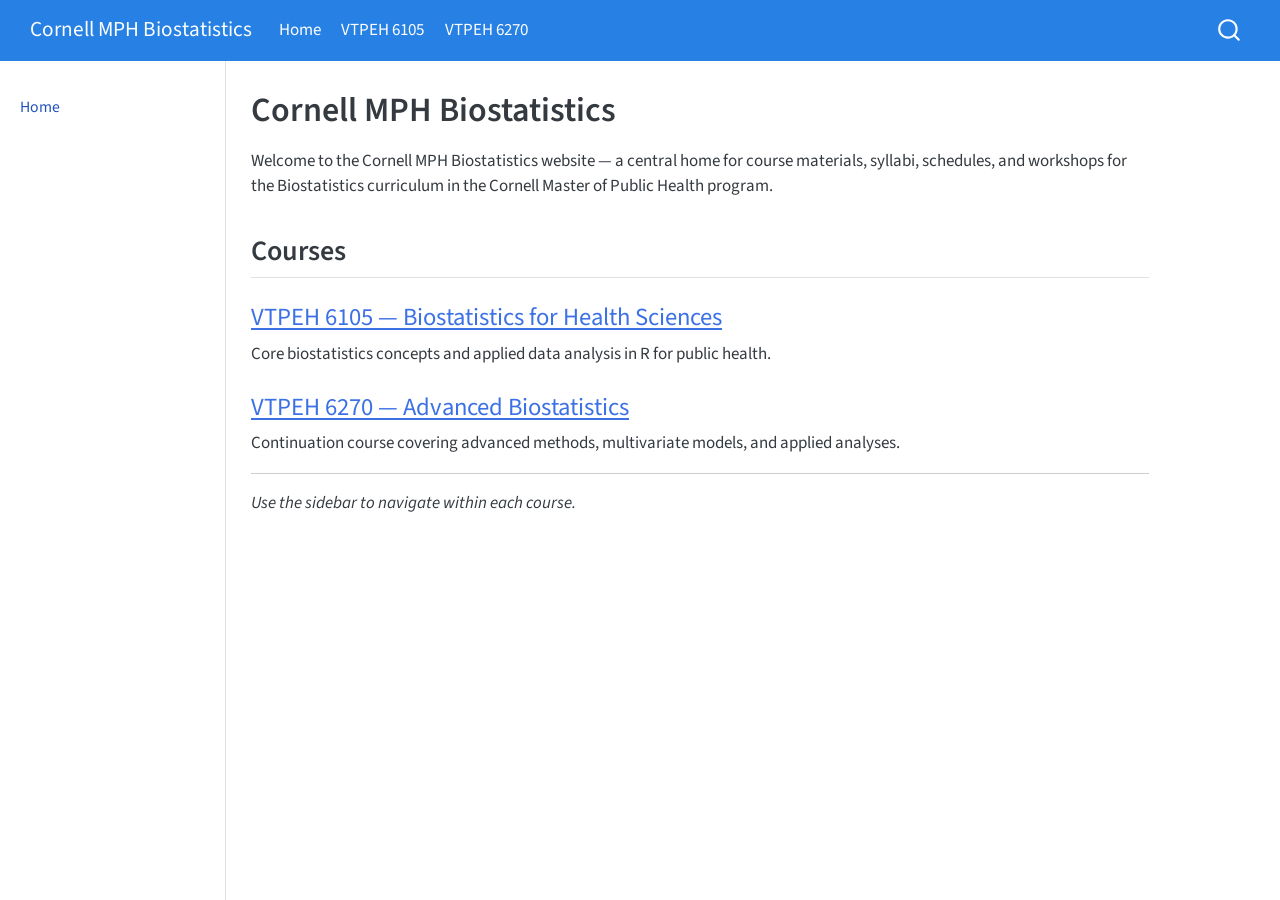
<file: docs/index.html>
<!DOCTYPE html>
<html xmlns="http://www.w3.org/1999/xhtml" lang="en" xml:lang="en"><head>

<meta charset="utf-8">
<meta name="generator" content="quarto-1.9.29">

<meta name="viewport" content="width=device-width, initial-scale=1.0, user-scalable=yes">


<title>Cornell MPH Biostatistics</title>
<style>
/* Default styles provided by pandoc.
** See https://pandoc.org/MANUAL.html#variables-for-html for config info.
*/
code{white-space: pre-wrap;}
span.smallcaps{font-variant: small-caps;}
div.columns{display: flex; gap: min(4vw, 1.5em);}
div.column{flex: auto; overflow-x: auto;}
div.hanging-indent{margin-left: 1.5em; text-indent: -1.5em;}
ul.task-list{list-style: none;}
ul.task-list li input[type="checkbox"] {
  width: 0.8em;
  margin: 0 0.8em 0.2em -1em; /* quarto-specific, see https://github.com/quarto-dev/quarto-cli/issues/4556 */ 
  vertical-align: middle;
}
</style>


<script src="site_libs/quarto-nav/quarto-nav.js"></script>
<script src="site_libs/quarto-nav/headroom.min.js"></script>
<script src="site_libs/clipboard/clipboard.min.js"></script>
<script src="site_libs/quarto-search/autocomplete.umd.js"></script>
<script src="site_libs/quarto-search/fuse.min.js"></script>
<script src="site_libs/quarto-search/quarto-search.js"></script>
<meta name="quarto:offset" content="./">
<script src="site_libs/quarto-html/quarto.js" type="module"></script>
<script src="site_libs/quarto-html/tabsets/tabsets.js" type="module"></script>
<script src="site_libs/quarto-html/popper.min.js"></script>
<script src="site_libs/quarto-html/tippy.umd.min.js"></script>
<script src="site_libs/quarto-html/anchor.min.js"></script>
<link href="site_libs/quarto-html/tippy.css" rel="stylesheet">
<link href="site_libs/quarto-html/quarto-syntax-highlighting-dfa48a90d809c806c7ea2d5aecd9fc66.css" rel="stylesheet" id="quarto-text-highlighting-styles">
<script src="site_libs/bootstrap/bootstrap.min.js"></script>
<link href="site_libs/bootstrap/bootstrap-icons.css" rel="stylesheet">
<link href="site_libs/bootstrap/bootstrap-710bfd4a0cf9076b3fa95aae01494231.min.css" rel="stylesheet" append-hash="true" id="quarto-bootstrap" data-mode="light">
<script id="quarto-search-options" type="application/json">{
  "location": "navbar",
  "copy-button": false,
  "collapse-after": 3,
  "panel-placement": "end",
  "type": "overlay",
  "limit": 50,
  "keyboard-shortcut": [
    "f",
    "/",
    "s"
  ],
  "show-item-context": false,
  "language": {
    "search-no-results-text": "No results",
    "search-matching-documents-text": "matching documents",
    "search-copy-link-title": "Copy link to search",
    "search-hide-matches-text": "Hide additional matches",
    "search-more-match-text": "more match in this document",
    "search-more-matches-text": "more matches in this document",
    "search-clear-button-title": "Clear",
    "search-text-placeholder": "",
    "search-detached-cancel-button-title": "Cancel",
    "search-submit-button-title": "Submit",
    "search-label": "Search"
  }
}</script>


<link rel="stylesheet" href="styles.css">
</head>

<body class="nav-sidebar docked nav-fixed fullcontent quarto-light">

<div id="quarto-search-results"></div>
  <header id="quarto-header" class="headroom fixed-top">
    <nav class="navbar navbar-expand-lg " data-bs-theme="dark">
      <div class="navbar-container container-fluid">
      <div class="navbar-brand-container mx-auto">
    <a class="navbar-brand" href="./index.html">
    <span class="navbar-title">Cornell MPH Biostatistics</span>
    </a>
  </div>
            <div id="quarto-search" class="" title="Search"></div>
          <button class="navbar-toggler" type="button" data-bs-toggle="collapse" data-bs-target="#navbarCollapse" aria-controls="navbarCollapse" role="menu" aria-expanded="false" aria-label="Toggle navigation" onclick="if (window.quartoToggleHeadroom) { window.quartoToggleHeadroom(); }">
  <span class="navbar-toggler-icon"></span>
</button>
          <div class="collapse navbar-collapse" id="navbarCollapse">
            <ul class="navbar-nav navbar-nav-scroll me-auto">
  <li class="nav-item">
    <a class="nav-link active" href="./index.html" aria-current="page"> 
<span class="menu-text">Home</span></a>
  </li>  
  <li class="nav-item">
    <a class="nav-link" href="./6105/index.html"> 
<span class="menu-text">VTPEH 6105</span></a>
  </li>  
  <li class="nav-item">
    <a class="nav-link" href="./6270/6270/index.html"> 
<span class="menu-text">VTPEH 6270</span></a>
  </li>  
</ul>
          </div> <!-- /navcollapse -->
            <div class="quarto-navbar-tools">
</div>
      </div> <!-- /container-fluid -->
    </nav>
  <nav class="quarto-secondary-nav">
    <div class="container-fluid d-flex">
      <button type="button" class="quarto-btn-toggle btn" data-bs-toggle="collapse" role="button" data-bs-target=".quarto-sidebar-collapse-item" aria-controls="quarto-sidebar" aria-expanded="false" aria-label="Toggle sidebar navigation" onclick="if (window.quartoToggleHeadroom) { window.quartoToggleHeadroom(); }">
        <i class="bi bi-layout-text-sidebar-reverse"></i>
      </button>
        <nav class="quarto-page-breadcrumbs" aria-label="breadcrumb"><ol class="breadcrumb"><li class="breadcrumb-item"><a href="./index.html">Home</a></li></ol></nav>
        <a class="flex-grow-1" role="navigation" data-bs-toggle="collapse" data-bs-target=".quarto-sidebar-collapse-item" aria-controls="quarto-sidebar" aria-expanded="false" aria-label="Toggle sidebar navigation" onclick="if (window.quartoToggleHeadroom) { window.quartoToggleHeadroom(); }">      
        </a>
    </div>
  </nav>
</header>
<!-- content -->
<div id="quarto-content" class="quarto-container page-columns page-rows-contents page-layout-article page-navbar">
<!-- sidebar -->
  <nav id="quarto-sidebar" class="sidebar collapse collapse-horizontal quarto-sidebar-collapse-item sidebar-navigation docked overflow-auto">
    <div class="sidebar-menu-container"> 
    <ul class="list-unstyled mt-1">
        <li class="sidebar-item">
  <div class="sidebar-item-container"> 
  <a href="./index.html" class="sidebar-item-text sidebar-link active">
 <span class="menu-text">Home</span></a>
  </div>
</li>
    </ul>
    </div>
</nav>
<div id="quarto-sidebar-glass" class="quarto-sidebar-collapse-item" data-bs-toggle="collapse" data-bs-target=".quarto-sidebar-collapse-item"></div>
<!-- margin-sidebar -->
    
<!-- main -->
<main class="content" id="quarto-document-content">

<header id="title-block-header" class="quarto-title-block default">
<div class="quarto-title">
<h1 class="title">Cornell MPH Biostatistics</h1>
</div>



<div class="quarto-title-meta">

    
  
    
  </div>
  


</header>


<p>Welcome to the Cornell MPH Biostatistics website — a central home for course materials, syllabi, schedules, and workshops for the Biostatistics curriculum in the Cornell Master of Public Health program.</p>
<section id="courses" class="level2">
<h2 class="anchored" data-anchor-id="courses">Courses</h2>
<section id="vtpeh-6105-biostatistics-for-health-sciences" class="level3">
<h3 class="anchored" data-anchor-id="vtpeh-6105-biostatistics-for-health-sciences"><a href="./6105/index.html">VTPEH 6105 — Biostatistics for Health Sciences</a></h3>
<p>Core biostatistics concepts and applied data analysis in R for public health.</p>
</section>
<section id="vtpeh-6270-advanced-biostatistics" class="level3">
<h3 class="anchored" data-anchor-id="vtpeh-6270-advanced-biostatistics"><a href="./6270/6270/index.html">VTPEH 6270 — Advanced Biostatistics</a></h3>
<p>Continuation course covering advanced methods, multivariate models, and applied analyses.</p>
<hr>
<p><em>Use the sidebar to navigate within each course.</em></p>


</section>
</section>

</main> <!-- /main -->
<script id="quarto-html-after-body" type="application/javascript">
  window.document.addEventListener("DOMContentLoaded", function (event) {
    const icon = "";
    const anchorJS = new window.AnchorJS();
    anchorJS.options = {
      placement: 'right',
      icon: icon
    };
    anchorJS.add('.anchored');
    const isCodeAnnotation = (el) => {
      for (const clz of el.classList) {
        if (clz.startsWith('code-annotation-')) {                     
          return true;
        }
      }
      return false;
    }
    const onCopySuccess = function(e) {
      // button target
      const button = e.trigger;
      // don't keep focus
      button.blur();
      // flash "checked"
      button.classList.add('code-copy-button-checked');
      var currentTitle = button.getAttribute("title");
      button.setAttribute("title", "Copied!");
      let tooltip;
      if (window.bootstrap) {
        button.setAttribute("data-bs-toggle", "tooltip");
        button.setAttribute("data-bs-placement", "left");
        button.setAttribute("data-bs-title", "Copied!");
        tooltip = new bootstrap.Tooltip(button, 
          { trigger: "manual", 
            customClass: "code-copy-button-tooltip",
            offset: [0, -8]});
        tooltip.show();    
      }
      setTimeout(function() {
        if (tooltip) {
          tooltip.hide();
          button.removeAttribute("data-bs-title");
          button.removeAttribute("data-bs-toggle");
          button.removeAttribute("data-bs-placement");
        }
        button.setAttribute("title", currentTitle);
        button.classList.remove('code-copy-button-checked');
      }, 1000);
      // clear code selection
      e.clearSelection();
    }
    const getTextToCopy = function(trigger) {
      const outerScaffold = trigger.parentElement.cloneNode(true);
      const codeEl = outerScaffold.querySelector('code');
      for (const childEl of codeEl.children) {
        if (isCodeAnnotation(childEl)) {
          childEl.remove();
        }
      }
      return codeEl.innerText;
    }
    const clipboard = new window.ClipboardJS('.code-copy-button:not([data-in-quarto-modal])', {
      text: getTextToCopy
    });
    clipboard.on('success', onCopySuccess);
    if (window.document.getElementById('quarto-embedded-source-code-modal')) {
      const clipboardModal = new window.ClipboardJS('.code-copy-button[data-in-quarto-modal]', {
        text: getTextToCopy,
        container: window.document.getElementById('quarto-embedded-source-code-modal')
      });
      clipboardModal.on('success', onCopySuccess);
    }
      var localhostRegex = new RegExp(/^(?:http|https):\/\/localhost\:?[0-9]*\//);
      var mailtoRegex = new RegExp(/^mailto:/);
        var filterRegex = new RegExp('/' + window.location.host + '/');
      var isInternal = (href) => {
          return filterRegex.test(href) || localhostRegex.test(href) || mailtoRegex.test(href);
      }
      // Inspect non-navigation links and adorn them if external
     var links = window.document.querySelectorAll('a[href]:not(.nav-link):not(.navbar-brand):not(.toc-action):not(.sidebar-link):not(.sidebar-item-toggle):not(.pagination-link):not(.no-external):not([aria-hidden]):not(.dropdown-item):not(.quarto-navigation-tool):not(.about-link)');
      for (var i=0; i<links.length; i++) {
        const link = links[i];
        if (!isInternal(link.href)) {
          // undo the damage that might have been done by quarto-nav.js in the case of
          // links that we want to consider external
          if (link.dataset.originalHref !== undefined) {
            link.href = link.dataset.originalHref;
          }
            // target, if specified
            link.setAttribute("target", "_blank");
            if (link.getAttribute("rel") === null) {
              link.setAttribute("rel", "noopener");
            }
        }
      }
    function tippyHover(el, contentFn, onTriggerFn, onUntriggerFn) {
      const config = {
        allowHTML: true,
        maxWidth: 500,
        delay: 100,
        arrow: false,
        appendTo: function(el) {
            return el.parentElement;
        },
        interactive: true,
        interactiveBorder: 10,
        theme: 'quarto',
        placement: 'bottom-start',
      };
      if (contentFn) {
        config.content = contentFn;
      }
      if (onTriggerFn) {
        config.onTrigger = onTriggerFn;
      }
      if (onUntriggerFn) {
        config.onUntrigger = onUntriggerFn;
      }
      window.tippy(el, config); 
    }
    const noterefs = window.document.querySelectorAll('a[role="doc-noteref"]');
    for (var i=0; i<noterefs.length; i++) {
      const ref = noterefs[i];
      tippyHover(ref, function() {
        // use id or data attribute instead here
        let href = ref.getAttribute('data-footnote-href') || ref.getAttribute('href');
        try { href = new URL(href).hash; } catch {}
        const id = href.replace(/^#\/?/, "");
        const note = window.document.getElementById(id);
        if (note) {
          return note.innerHTML;
        } else {
          return "";
        }
      });
    }
    const xrefs = window.document.querySelectorAll('a.quarto-xref');
    const processXRef = (id, note) => {
      // Strip column container classes
      const stripColumnClz = (el) => {
        el.classList.remove("page-full", "page-columns");
        if (el.children) {
          for (const child of el.children) {
            stripColumnClz(child);
          }
        }
      }
      stripColumnClz(note)
      if (id === null || id.startsWith('sec-')) {
        // Special case sections, only their first couple elements
        const container = document.createElement("div");
        if (note.children && note.children.length > 2) {
          container.appendChild(note.children[0].cloneNode(true));
          for (let i = 1; i < note.children.length; i++) {
            const child = note.children[i];
            if (child.tagName === "P" && child.innerText === "") {
              continue;
            } else {
              container.appendChild(child.cloneNode(true));
              break;
            }
          }
          if (window.Quarto?.typesetMath) {
            window.Quarto.typesetMath(container);
          }
          return container.innerHTML
        } else {
          if (window.Quarto?.typesetMath) {
            window.Quarto.typesetMath(note);
          }
          return note.innerHTML;
        }
      } else {
        // Remove any anchor links if they are present
        const anchorLink = note.querySelector('a.anchorjs-link');
        if (anchorLink) {
          anchorLink.remove();
        }
        if (window.Quarto?.typesetMath) {
          window.Quarto.typesetMath(note);
        }
        if (note.classList.contains("callout")) {
          return note.outerHTML;
        } else {
          return note.innerHTML;
        }
      }
    }
    for (var i=0; i<xrefs.length; i++) {
      const xref = xrefs[i];
      tippyHover(xref, undefined, function(instance) {
        instance.disable();
        let url = xref.getAttribute('href');
        let hash = undefined; 
        if (url.startsWith('#')) {
          hash = url;
        } else {
          try { hash = new URL(url).hash; } catch {}
        }
        if (hash) {
          const id = hash.replace(/^#\/?/, "");
          const note = window.document.getElementById(id);
          if (note !== null) {
            try {
              const html = processXRef(id, note.cloneNode(true));
              instance.setContent(html);
            } finally {
              instance.enable();
              instance.show();
            }
          } else {
            // See if we can fetch this
            fetch(url.split('#')[0])
            .then(res => res.text())
            .then(html => {
              const parser = new DOMParser();
              const htmlDoc = parser.parseFromString(html, "text/html");
              const note = htmlDoc.getElementById(id);
              if (note !== null) {
                const html = processXRef(id, note);
                instance.setContent(html);
              } 
            }).finally(() => {
              instance.enable();
              instance.show();
            });
          }
        } else {
          // See if we can fetch a full url (with no hash to target)
          // This is a special case and we should probably do some content thinning / targeting
          fetch(url)
          .then(res => res.text())
          .then(html => {
            const parser = new DOMParser();
            const htmlDoc = parser.parseFromString(html, "text/html");
            const note = htmlDoc.querySelector('main.content');
            if (note !== null) {
              // This should only happen for chapter cross references
              // (since there is no id in the URL)
              // remove the first header
              if (note.children.length > 0 && note.children[0].tagName === "HEADER") {
                note.children[0].remove();
              }
              const html = processXRef(null, note);
              instance.setContent(html);
            } 
          }).finally(() => {
            instance.enable();
            instance.show();
          });
        }
      }, function(instance) {
      });
    }
        let selectedAnnoteEl;
        const selectorForAnnotation = ( cell, annotation) => {
          let cellAttr = 'data-code-cell="' + cell + '"';
          let lineAttr = 'data-code-annotation="' +  annotation + '"';
          const selector = 'span[' + cellAttr + '][' + lineAttr + ']';
          return selector;
        }
        const selectCodeLines = (annoteEl) => {
          const doc = window.document;
          const targetCell = annoteEl.getAttribute("data-target-cell");
          const targetAnnotation = annoteEl.getAttribute("data-target-annotation");
          const annoteSpan = window.document.querySelector(selectorForAnnotation(targetCell, targetAnnotation));
          const lines = annoteSpan.getAttribute("data-code-lines").split(",");
          const lineIds = lines.map((line) => {
            return targetCell + "-" + line;
          })
          let top = null;
          let height = null;
          let parent = null;
          if (lineIds.length > 0) {
              //compute the position of the single el (top and bottom and make a div)
              const el = window.document.getElementById(lineIds[0]);
              top = el.offsetTop;
              height = el.offsetHeight;
              parent = el.parentElement.parentElement;
            if (lineIds.length > 1) {
              const lastEl = window.document.getElementById(lineIds[lineIds.length - 1]);
              const bottom = lastEl.offsetTop + lastEl.offsetHeight;
              height = bottom - top;
            }
            if (top !== null && height !== null && parent !== null) {
              // cook up a div (if necessary) and position it 
              let div = window.document.getElementById("code-annotation-line-highlight");
              if (div === null) {
                div = window.document.createElement("div");
                div.setAttribute("id", "code-annotation-line-highlight");
                div.style.position = 'absolute';
                parent.appendChild(div);
              }
              div.style.top = top - 2 + "px";
              div.style.height = height + 4 + "px";
              div.style.left = 0;
              let gutterDiv = window.document.getElementById("code-annotation-line-highlight-gutter");
              if (gutterDiv === null) {
                gutterDiv = window.document.createElement("div");
                gutterDiv.setAttribute("id", "code-annotation-line-highlight-gutter");
                gutterDiv.style.position = 'absolute';
                const codeCell = window.document.getElementById(targetCell);
                const gutter = codeCell.querySelector('.code-annotation-gutter');
                gutter.appendChild(gutterDiv);
              }
              gutterDiv.style.top = top - 2 + "px";
              gutterDiv.style.height = height + 4 + "px";
            }
            selectedAnnoteEl = annoteEl;
          }
        };
        const unselectCodeLines = () => {
          const elementsIds = ["code-annotation-line-highlight", "code-annotation-line-highlight-gutter"];
          elementsIds.forEach((elId) => {
            const div = window.document.getElementById(elId);
            if (div) {
              div.remove();
            }
          });
          selectedAnnoteEl = undefined;
        };
          // Handle positioning of the toggle
      window.addEventListener(
        "resize",
        throttle(() => {
          elRect = undefined;
          if (selectedAnnoteEl) {
            selectCodeLines(selectedAnnoteEl);
          }
        }, 10)
      );
      function throttle(fn, ms) {
      let throttle = false;
      let timer;
        return (...args) => {
          if(!throttle) { // first call gets through
              fn.apply(this, args);
              throttle = true;
          } else { // all the others get throttled
              if(timer) clearTimeout(timer); // cancel #2
              timer = setTimeout(() => {
                fn.apply(this, args);
                timer = throttle = false;
              }, ms);
          }
        };
      }
        // Attach click handler to the DT
        const annoteDls = window.document.querySelectorAll('dt[data-target-cell]');
        for (const annoteDlNode of annoteDls) {
          annoteDlNode.addEventListener('click', (event) => {
            const clickedEl = event.target;
            if (clickedEl !== selectedAnnoteEl) {
              unselectCodeLines();
              const activeEl = window.document.querySelector('dt[data-target-cell].code-annotation-active');
              if (activeEl) {
                activeEl.classList.remove('code-annotation-active');
              }
              selectCodeLines(clickedEl);
              clickedEl.classList.add('code-annotation-active');
            } else {
              // Unselect the line
              unselectCodeLines();
              clickedEl.classList.remove('code-annotation-active');
            }
          });
        }
    const findCites = (el) => {
      const parentEl = el.parentElement;
      if (parentEl) {
        const cites = parentEl.dataset.cites;
        if (cites) {
          return {
            el,
            cites: cites.split(' ')
          };
        } else {
          return findCites(el.parentElement)
        }
      } else {
        return undefined;
      }
    };
    var bibliorefs = window.document.querySelectorAll('a[role="doc-biblioref"]');
    for (var i=0; i<bibliorefs.length; i++) {
      const ref = bibliorefs[i];
      const citeInfo = findCites(ref);
      if (citeInfo) {
        tippyHover(citeInfo.el, function() {
          var popup = window.document.createElement('div');
          citeInfo.cites.forEach(function(cite) {
            var citeDiv = window.document.createElement('div');
            citeDiv.classList.add('hanging-indent');
            citeDiv.classList.add('csl-entry');
            var biblioDiv = window.document.getElementById('ref-' + cite);
            if (biblioDiv) {
              citeDiv.innerHTML = biblioDiv.innerHTML;
            }
            popup.appendChild(citeDiv);
          });
          return popup.innerHTML;
        });
      }
    }
  });
  </script>
</div> <!-- /content -->




</body></html>
</file>
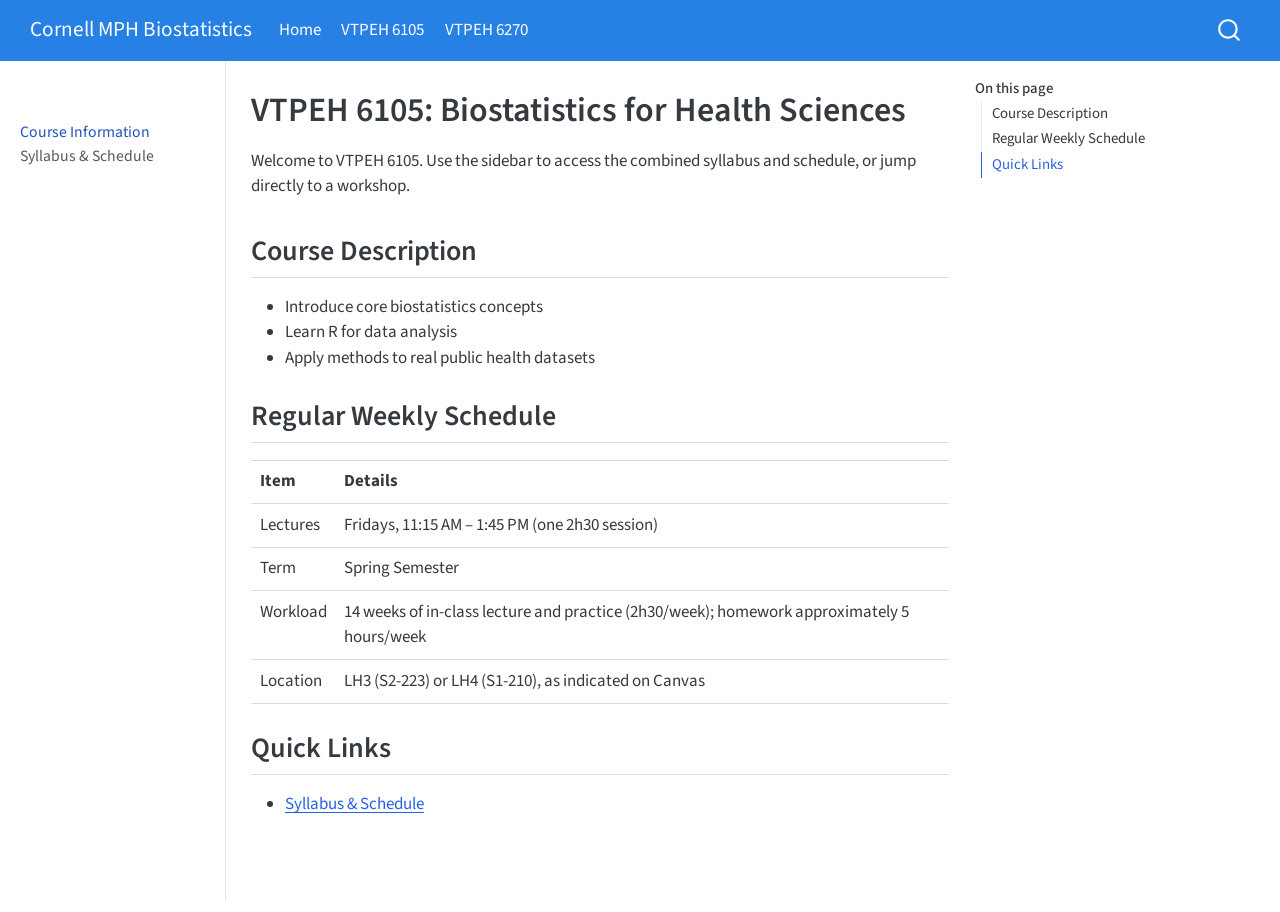
<file: docs/6105/index.html>
<!DOCTYPE html>
<html xmlns="http://www.w3.org/1999/xhtml" lang="en" xml:lang="en"><head>

<meta charset="utf-8">
<meta name="generator" content="quarto-1.9.29">

<meta name="viewport" content="width=device-width, initial-scale=1.0, user-scalable=yes">


<title>VTPEH 6105: Biostatistics for Health Sciences – Cornell MPH Biostatistics</title>
<style>
/* Default styles provided by pandoc.
** See https://pandoc.org/MANUAL.html#variables-for-html for config info.
*/
code{white-space: pre-wrap;}
span.smallcaps{font-variant: small-caps;}
div.columns{display: flex; gap: min(4vw, 1.5em);}
div.column{flex: auto; overflow-x: auto;}
div.hanging-indent{margin-left: 1.5em; text-indent: -1.5em;}
ul.task-list{list-style: none;}
ul.task-list li input[type="checkbox"] {
  width: 0.8em;
  margin: 0 0.8em 0.2em -1em; /* quarto-specific, see https://github.com/quarto-dev/quarto-cli/issues/4556 */ 
  vertical-align: middle;
}
</style>


<script src="../site_libs/quarto-nav/quarto-nav.js"></script>
<script src="../site_libs/quarto-nav/headroom.min.js"></script>
<script src="../site_libs/clipboard/clipboard.min.js"></script>
<script src="../site_libs/quarto-search/autocomplete.umd.js"></script>
<script src="../site_libs/quarto-search/fuse.min.js"></script>
<script src="../site_libs/quarto-search/quarto-search.js"></script>
<meta name="quarto:offset" content="../">
<script src="../site_libs/quarto-html/quarto.js" type="module"></script>
<script src="../site_libs/quarto-html/tabsets/tabsets.js" type="module"></script>
<script src="../site_libs/quarto-html/popper.min.js"></script>
<script src="../site_libs/quarto-html/tippy.umd.min.js"></script>
<script src="../site_libs/quarto-html/anchor.min.js"></script>
<link href="../site_libs/quarto-html/tippy.css" rel="stylesheet">
<link href="../site_libs/quarto-html/quarto-syntax-highlighting-dfa48a90d809c806c7ea2d5aecd9fc66.css" rel="stylesheet" id="quarto-text-highlighting-styles">
<script src="../site_libs/bootstrap/bootstrap.min.js"></script>
<link href="../site_libs/bootstrap/bootstrap-icons.css" rel="stylesheet">
<link href="../site_libs/bootstrap/bootstrap-710bfd4a0cf9076b3fa95aae01494231.min.css" rel="stylesheet" append-hash="true" id="quarto-bootstrap" data-mode="light">
<script id="quarto-search-options" type="application/json">{
  "location": "navbar",
  "copy-button": false,
  "collapse-after": 3,
  "panel-placement": "end",
  "type": "overlay",
  "limit": 50,
  "keyboard-shortcut": [
    "f",
    "/",
    "s"
  ],
  "show-item-context": false,
  "language": {
    "search-no-results-text": "No results",
    "search-matching-documents-text": "matching documents",
    "search-copy-link-title": "Copy link to search",
    "search-hide-matches-text": "Hide additional matches",
    "search-more-match-text": "more match in this document",
    "search-more-matches-text": "more matches in this document",
    "search-clear-button-title": "Clear",
    "search-text-placeholder": "",
    "search-detached-cancel-button-title": "Cancel",
    "search-submit-button-title": "Submit",
    "search-label": "Search"
  }
}</script>


<link rel="stylesheet" href="../styles.css">
</head>

<body class="nav-sidebar docked nav-fixed quarto-light">

<div id="quarto-search-results"></div>
  <header id="quarto-header" class="headroom fixed-top">
    <nav class="navbar navbar-expand-lg " data-bs-theme="dark">
      <div class="navbar-container container-fluid">
      <div class="navbar-brand-container mx-auto">
    <a class="navbar-brand" href="../index.html">
    <span class="navbar-title">Cornell MPH Biostatistics</span>
    </a>
  </div>
            <div id="quarto-search" class="" title="Search"></div>
          <button class="navbar-toggler" type="button" data-bs-toggle="collapse" data-bs-target="#navbarCollapse" aria-controls="navbarCollapse" role="menu" aria-expanded="false" aria-label="Toggle navigation" onclick="if (window.quartoToggleHeadroom) { window.quartoToggleHeadroom(); }">
  <span class="navbar-toggler-icon"></span>
</button>
          <div class="collapse navbar-collapse" id="navbarCollapse">
            <ul class="navbar-nav navbar-nav-scroll me-auto">
  <li class="nav-item">
    <a class="nav-link" href="../index.html"> 
<span class="menu-text">Home</span></a>
  </li>  
  <li class="nav-item">
    <a class="nav-link active" href="../6105/index.html" aria-current="page"> 
<span class="menu-text">VTPEH 6105</span></a>
  </li>  
  <li class="nav-item">
    <a class="nav-link" href="../6270/6270/index.html"> 
<span class="menu-text">VTPEH 6270</span></a>
  </li>  
</ul>
          </div> <!-- /navcollapse -->
            <div class="quarto-navbar-tools">
</div>
      </div> <!-- /container-fluid -->
    </nav>
  <nav class="quarto-secondary-nav">
    <div class="container-fluid d-flex">
      <button type="button" class="quarto-btn-toggle btn" data-bs-toggle="collapse" role="button" data-bs-target=".quarto-sidebar-collapse-item" aria-controls="quarto-sidebar" aria-expanded="false" aria-label="Toggle sidebar navigation" onclick="if (window.quartoToggleHeadroom) { window.quartoToggleHeadroom(); }">
        <i class="bi bi-layout-text-sidebar-reverse"></i>
      </button>
        <nav class="quarto-page-breadcrumbs" aria-label="breadcrumb"><ol class="breadcrumb"><li class="breadcrumb-item"><a href="../6105/index.html">Course Information</a></li></ol></nav>
        <a class="flex-grow-1" role="navigation" data-bs-toggle="collapse" data-bs-target=".quarto-sidebar-collapse-item" aria-controls="quarto-sidebar" aria-expanded="false" aria-label="Toggle sidebar navigation" onclick="if (window.quartoToggleHeadroom) { window.quartoToggleHeadroom(); }">      
        </a>
      <button type="button" class="btn quarto-search-button" aria-label="Search" onclick="window.quartoOpenSearch();">
        <i class="bi bi-search"></i>
      </button>
    </div>
  </nav>
</header>
<!-- content -->
<div id="quarto-content" class="quarto-container page-columns page-rows-contents page-layout-article page-navbar">
<!-- sidebar -->
  <nav id="quarto-sidebar" class="sidebar collapse collapse-horizontal quarto-sidebar-collapse-item sidebar-navigation docked overflow-auto">
        <div class="mt-2 flex-shrink-0 align-items-center">
        <div class="sidebar-search">
        <div id="quarto-search" class="" title="Search"></div>
        </div>
        </div>
    <div class="sidebar-menu-container"> 
    <ul class="list-unstyled mt-1">
        <li class="sidebar-item">
  <div class="sidebar-item-container"> 
  <a href="../6105/index.html" class="sidebar-item-text sidebar-link active">
 <span class="menu-text">Course Information</span></a>
  </div>
</li>
        <li class="sidebar-item">
  <div class="sidebar-item-container"> 
  <a href="../6105/syllabus.html" class="sidebar-item-text sidebar-link">
 <span class="menu-text">Syllabus &amp; Schedule</span></a>
  </div>
</li>
    </ul>
    </div>
</nav>
<div id="quarto-sidebar-glass" class="quarto-sidebar-collapse-item" data-bs-toggle="collapse" data-bs-target=".quarto-sidebar-collapse-item"></div>
<!-- margin-sidebar -->
    <div id="quarto-margin-sidebar" class="sidebar margin-sidebar">
        <nav id="TOC" role="doc-toc" class="toc-active">
    <h2 id="toc-title">On this page</h2>
   
  <ul>
  <li><a href="#course-description" id="toc-course-description" class="nav-link active" data-scroll-target="#course-description">Course Description</a></li>
  <li><a href="#regular-weekly-schedule" id="toc-regular-weekly-schedule" class="nav-link" data-scroll-target="#regular-weekly-schedule">Regular Weekly Schedule</a></li>
  <li><a href="#quick-links" id="toc-quick-links" class="nav-link" data-scroll-target="#quick-links">Quick Links</a></li>
  </ul>
</nav>
    </div>
<!-- main -->
<main class="content" id="quarto-document-content">

<header id="title-block-header" class="quarto-title-block default">
<div class="quarto-title">
<h1 class="title">VTPEH 6105: Biostatistics for Health Sciences</h1>
</div>



<div class="quarto-title-meta">

    
  
    
  </div>
  


</header>


<p>Welcome to VTPEH 6105. Use the sidebar to access the combined syllabus and schedule, or jump directly to a workshop.</p>
<section id="course-description" class="level2">
<h2 class="anchored" data-anchor-id="course-description">Course Description</h2>
<ul>
<li>Introduce core biostatistics concepts</li>
<li>Learn R for data analysis</li>
<li>Apply methods to real public health datasets</li>
</ul>
</section>
<section id="regular-weekly-schedule" class="level2">
<h2 class="anchored" data-anchor-id="regular-weekly-schedule">Regular Weekly Schedule</h2>
<table class="caption-top table">
<colgroup>
<col style="width: 11%">
<col style="width: 88%">
</colgroup>
<thead>
<tr class="header">
<th>Item</th>
<th>Details</th>
</tr>
</thead>
<tbody>
<tr class="odd">
<td>Lectures</td>
<td>Fridays, 11:15 AM – 1:45 PM (one 2h30 session)</td>
</tr>
<tr class="even">
<td>Term</td>
<td>Spring Semester</td>
</tr>
<tr class="odd">
<td>Workload</td>
<td>14 weeks of in-class lecture and practice (2h30/week); homework approximately 5 hours/week</td>
</tr>
<tr class="even">
<td>Location</td>
<td>LH3 (S2-223) or LH4 (S1-210), as indicated on Canvas</td>
</tr>
</tbody>
</table>
</section>
<section id="quick-links" class="level2">
<h2 class="anchored" data-anchor-id="quick-links">Quick Links</h2>
<ul>
<li><a href="../6105/syllabus.html">Syllabus &amp; Schedule</a></li>
</ul>


</section>

</main> <!-- /main -->
<script id="quarto-html-after-body" type="application/javascript">
  window.document.addEventListener("DOMContentLoaded", function (event) {
    const icon = "";
    const anchorJS = new window.AnchorJS();
    anchorJS.options = {
      placement: 'right',
      icon: icon
    };
    anchorJS.add('.anchored');
    const isCodeAnnotation = (el) => {
      for (const clz of el.classList) {
        if (clz.startsWith('code-annotation-')) {                     
          return true;
        }
      }
      return false;
    }
    const onCopySuccess = function(e) {
      // button target
      const button = e.trigger;
      // don't keep focus
      button.blur();
      // flash "checked"
      button.classList.add('code-copy-button-checked');
      var currentTitle = button.getAttribute("title");
      button.setAttribute("title", "Copied!");
      let tooltip;
      if (window.bootstrap) {
        button.setAttribute("data-bs-toggle", "tooltip");
        button.setAttribute("data-bs-placement", "left");
        button.setAttribute("data-bs-title", "Copied!");
        tooltip = new bootstrap.Tooltip(button, 
          { trigger: "manual", 
            customClass: "code-copy-button-tooltip",
            offset: [0, -8]});
        tooltip.show();    
      }
      setTimeout(function() {
        if (tooltip) {
          tooltip.hide();
          button.removeAttribute("data-bs-title");
          button.removeAttribute("data-bs-toggle");
          button.removeAttribute("data-bs-placement");
        }
        button.setAttribute("title", currentTitle);
        button.classList.remove('code-copy-button-checked');
      }, 1000);
      // clear code selection
      e.clearSelection();
    }
    const getTextToCopy = function(trigger) {
      const outerScaffold = trigger.parentElement.cloneNode(true);
      const codeEl = outerScaffold.querySelector('code');
      for (const childEl of codeEl.children) {
        if (isCodeAnnotation(childEl)) {
          childEl.remove();
        }
      }
      return codeEl.innerText;
    }
    const clipboard = new window.ClipboardJS('.code-copy-button:not([data-in-quarto-modal])', {
      text: getTextToCopy
    });
    clipboard.on('success', onCopySuccess);
    if (window.document.getElementById('quarto-embedded-source-code-modal')) {
      const clipboardModal = new window.ClipboardJS('.code-copy-button[data-in-quarto-modal]', {
        text: getTextToCopy,
        container: window.document.getElementById('quarto-embedded-source-code-modal')
      });
      clipboardModal.on('success', onCopySuccess);
    }
      var localhostRegex = new RegExp(/^(?:http|https):\/\/localhost\:?[0-9]*\//);
      var mailtoRegex = new RegExp(/^mailto:/);
        var filterRegex = new RegExp('/' + window.location.host + '/');
      var isInternal = (href) => {
          return filterRegex.test(href) || localhostRegex.test(href) || mailtoRegex.test(href);
      }
      // Inspect non-navigation links and adorn them if external
     var links = window.document.querySelectorAll('a[href]:not(.nav-link):not(.navbar-brand):not(.toc-action):not(.sidebar-link):not(.sidebar-item-toggle):not(.pagination-link):not(.no-external):not([aria-hidden]):not(.dropdown-item):not(.quarto-navigation-tool):not(.about-link)');
      for (var i=0; i<links.length; i++) {
        const link = links[i];
        if (!isInternal(link.href)) {
          // undo the damage that might have been done by quarto-nav.js in the case of
          // links that we want to consider external
          if (link.dataset.originalHref !== undefined) {
            link.href = link.dataset.originalHref;
          }
            // target, if specified
            link.setAttribute("target", "_blank");
            if (link.getAttribute("rel") === null) {
              link.setAttribute("rel", "noopener");
            }
        }
      }
    function tippyHover(el, contentFn, onTriggerFn, onUntriggerFn) {
      const config = {
        allowHTML: true,
        maxWidth: 500,
        delay: 100,
        arrow: false,
        appendTo: function(el) {
            return el.parentElement;
        },
        interactive: true,
        interactiveBorder: 10,
        theme: 'quarto',
        placement: 'bottom-start',
      };
      if (contentFn) {
        config.content = contentFn;
      }
      if (onTriggerFn) {
        config.onTrigger = onTriggerFn;
      }
      if (onUntriggerFn) {
        config.onUntrigger = onUntriggerFn;
      }
      window.tippy(el, config); 
    }
    const noterefs = window.document.querySelectorAll('a[role="doc-noteref"]');
    for (var i=0; i<noterefs.length; i++) {
      const ref = noterefs[i];
      tippyHover(ref, function() {
        // use id or data attribute instead here
        let href = ref.getAttribute('data-footnote-href') || ref.getAttribute('href');
        try { href = new URL(href).hash; } catch {}
        const id = href.replace(/^#\/?/, "");
        const note = window.document.getElementById(id);
        if (note) {
          return note.innerHTML;
        } else {
          return "";
        }
      });
    }
    const xrefs = window.document.querySelectorAll('a.quarto-xref');
    const processXRef = (id, note) => {
      // Strip column container classes
      const stripColumnClz = (el) => {
        el.classList.remove("page-full", "page-columns");
        if (el.children) {
          for (const child of el.children) {
            stripColumnClz(child);
          }
        }
      }
      stripColumnClz(note)
      if (id === null || id.startsWith('sec-')) {
        // Special case sections, only their first couple elements
        const container = document.createElement("div");
        if (note.children && note.children.length > 2) {
          container.appendChild(note.children[0].cloneNode(true));
          for (let i = 1; i < note.children.length; i++) {
            const child = note.children[i];
            if (child.tagName === "P" && child.innerText === "") {
              continue;
            } else {
              container.appendChild(child.cloneNode(true));
              break;
            }
          }
          if (window.Quarto?.typesetMath) {
            window.Quarto.typesetMath(container);
          }
          return container.innerHTML
        } else {
          if (window.Quarto?.typesetMath) {
            window.Quarto.typesetMath(note);
          }
          return note.innerHTML;
        }
      } else {
        // Remove any anchor links if they are present
        const anchorLink = note.querySelector('a.anchorjs-link');
        if (anchorLink) {
          anchorLink.remove();
        }
        if (window.Quarto?.typesetMath) {
          window.Quarto.typesetMath(note);
        }
        if (note.classList.contains("callout")) {
          return note.outerHTML;
        } else {
          return note.innerHTML;
        }
      }
    }
    for (var i=0; i<xrefs.length; i++) {
      const xref = xrefs[i];
      tippyHover(xref, undefined, function(instance) {
        instance.disable();
        let url = xref.getAttribute('href');
        let hash = undefined; 
        if (url.startsWith('#')) {
          hash = url;
        } else {
          try { hash = new URL(url).hash; } catch {}
        }
        if (hash) {
          const id = hash.replace(/^#\/?/, "");
          const note = window.document.getElementById(id);
          if (note !== null) {
            try {
              const html = processXRef(id, note.cloneNode(true));
              instance.setContent(html);
            } finally {
              instance.enable();
              instance.show();
            }
          } else {
            // See if we can fetch this
            fetch(url.split('#')[0])
            .then(res => res.text())
            .then(html => {
              const parser = new DOMParser();
              const htmlDoc = parser.parseFromString(html, "text/html");
              const note = htmlDoc.getElementById(id);
              if (note !== null) {
                const html = processXRef(id, note);
                instance.setContent(html);
              } 
            }).finally(() => {
              instance.enable();
              instance.show();
            });
          }
        } else {
          // See if we can fetch a full url (with no hash to target)
          // This is a special case and we should probably do some content thinning / targeting
          fetch(url)
          .then(res => res.text())
          .then(html => {
            const parser = new DOMParser();
            const htmlDoc = parser.parseFromString(html, "text/html");
            const note = htmlDoc.querySelector('main.content');
            if (note !== null) {
              // This should only happen for chapter cross references
              // (since there is no id in the URL)
              // remove the first header
              if (note.children.length > 0 && note.children[0].tagName === "HEADER") {
                note.children[0].remove();
              }
              const html = processXRef(null, note);
              instance.setContent(html);
            } 
          }).finally(() => {
            instance.enable();
            instance.show();
          });
        }
      }, function(instance) {
      });
    }
        let selectedAnnoteEl;
        const selectorForAnnotation = ( cell, annotation) => {
          let cellAttr = 'data-code-cell="' + cell + '"';
          let lineAttr = 'data-code-annotation="' +  annotation + '"';
          const selector = 'span[' + cellAttr + '][' + lineAttr + ']';
          return selector;
        }
        const selectCodeLines = (annoteEl) => {
          const doc = window.document;
          const targetCell = annoteEl.getAttribute("data-target-cell");
          const targetAnnotation = annoteEl.getAttribute("data-target-annotation");
          const annoteSpan = window.document.querySelector(selectorForAnnotation(targetCell, targetAnnotation));
          const lines = annoteSpan.getAttribute("data-code-lines").split(",");
          const lineIds = lines.map((line) => {
            return targetCell + "-" + line;
          })
          let top = null;
          let height = null;
          let parent = null;
          if (lineIds.length > 0) {
              //compute the position of the single el (top and bottom and make a div)
              const el = window.document.getElementById(lineIds[0]);
              top = el.offsetTop;
              height = el.offsetHeight;
              parent = el.parentElement.parentElement;
            if (lineIds.length > 1) {
              const lastEl = window.document.getElementById(lineIds[lineIds.length - 1]);
              const bottom = lastEl.offsetTop + lastEl.offsetHeight;
              height = bottom - top;
            }
            if (top !== null && height !== null && parent !== null) {
              // cook up a div (if necessary) and position it 
              let div = window.document.getElementById("code-annotation-line-highlight");
              if (div === null) {
                div = window.document.createElement("div");
                div.setAttribute("id", "code-annotation-line-highlight");
                div.style.position = 'absolute';
                parent.appendChild(div);
              }
              div.style.top = top - 2 + "px";
              div.style.height = height + 4 + "px";
              div.style.left = 0;
              let gutterDiv = window.document.getElementById("code-annotation-line-highlight-gutter");
              if (gutterDiv === null) {
                gutterDiv = window.document.createElement("div");
                gutterDiv.setAttribute("id", "code-annotation-line-highlight-gutter");
                gutterDiv.style.position = 'absolute';
                const codeCell = window.document.getElementById(targetCell);
                const gutter = codeCell.querySelector('.code-annotation-gutter');
                gutter.appendChild(gutterDiv);
              }
              gutterDiv.style.top = top - 2 + "px";
              gutterDiv.style.height = height + 4 + "px";
            }
            selectedAnnoteEl = annoteEl;
          }
        };
        const unselectCodeLines = () => {
          const elementsIds = ["code-annotation-line-highlight", "code-annotation-line-highlight-gutter"];
          elementsIds.forEach((elId) => {
            const div = window.document.getElementById(elId);
            if (div) {
              div.remove();
            }
          });
          selectedAnnoteEl = undefined;
        };
          // Handle positioning of the toggle
      window.addEventListener(
        "resize",
        throttle(() => {
          elRect = undefined;
          if (selectedAnnoteEl) {
            selectCodeLines(selectedAnnoteEl);
          }
        }, 10)
      );
      function throttle(fn, ms) {
      let throttle = false;
      let timer;
        return (...args) => {
          if(!throttle) { // first call gets through
              fn.apply(this, args);
              throttle = true;
          } else { // all the others get throttled
              if(timer) clearTimeout(timer); // cancel #2
              timer = setTimeout(() => {
                fn.apply(this, args);
                timer = throttle = false;
              }, ms);
          }
        };
      }
        // Attach click handler to the DT
        const annoteDls = window.document.querySelectorAll('dt[data-target-cell]');
        for (const annoteDlNode of annoteDls) {
          annoteDlNode.addEventListener('click', (event) => {
            const clickedEl = event.target;
            if (clickedEl !== selectedAnnoteEl) {
              unselectCodeLines();
              const activeEl = window.document.querySelector('dt[data-target-cell].code-annotation-active');
              if (activeEl) {
                activeEl.classList.remove('code-annotation-active');
              }
              selectCodeLines(clickedEl);
              clickedEl.classList.add('code-annotation-active');
            } else {
              // Unselect the line
              unselectCodeLines();
              clickedEl.classList.remove('code-annotation-active');
            }
          });
        }
    const findCites = (el) => {
      const parentEl = el.parentElement;
      if (parentEl) {
        const cites = parentEl.dataset.cites;
        if (cites) {
          return {
            el,
            cites: cites.split(' ')
          };
        } else {
          return findCites(el.parentElement)
        }
      } else {
        return undefined;
      }
    };
    var bibliorefs = window.document.querySelectorAll('a[role="doc-biblioref"]');
    for (var i=0; i<bibliorefs.length; i++) {
      const ref = bibliorefs[i];
      const citeInfo = findCites(ref);
      if (citeInfo) {
        tippyHover(citeInfo.el, function() {
          var popup = window.document.createElement('div');
          citeInfo.cites.forEach(function(cite) {
            var citeDiv = window.document.createElement('div');
            citeDiv.classList.add('hanging-indent');
            citeDiv.classList.add('csl-entry');
            var biblioDiv = window.document.getElementById('ref-' + cite);
            if (biblioDiv) {
              citeDiv.innerHTML = biblioDiv.innerHTML;
            }
            popup.appendChild(citeDiv);
          });
          return popup.innerHTML;
        });
      }
    }
  });
  </script>
</div> <!-- /content -->




</body></html>
</file>
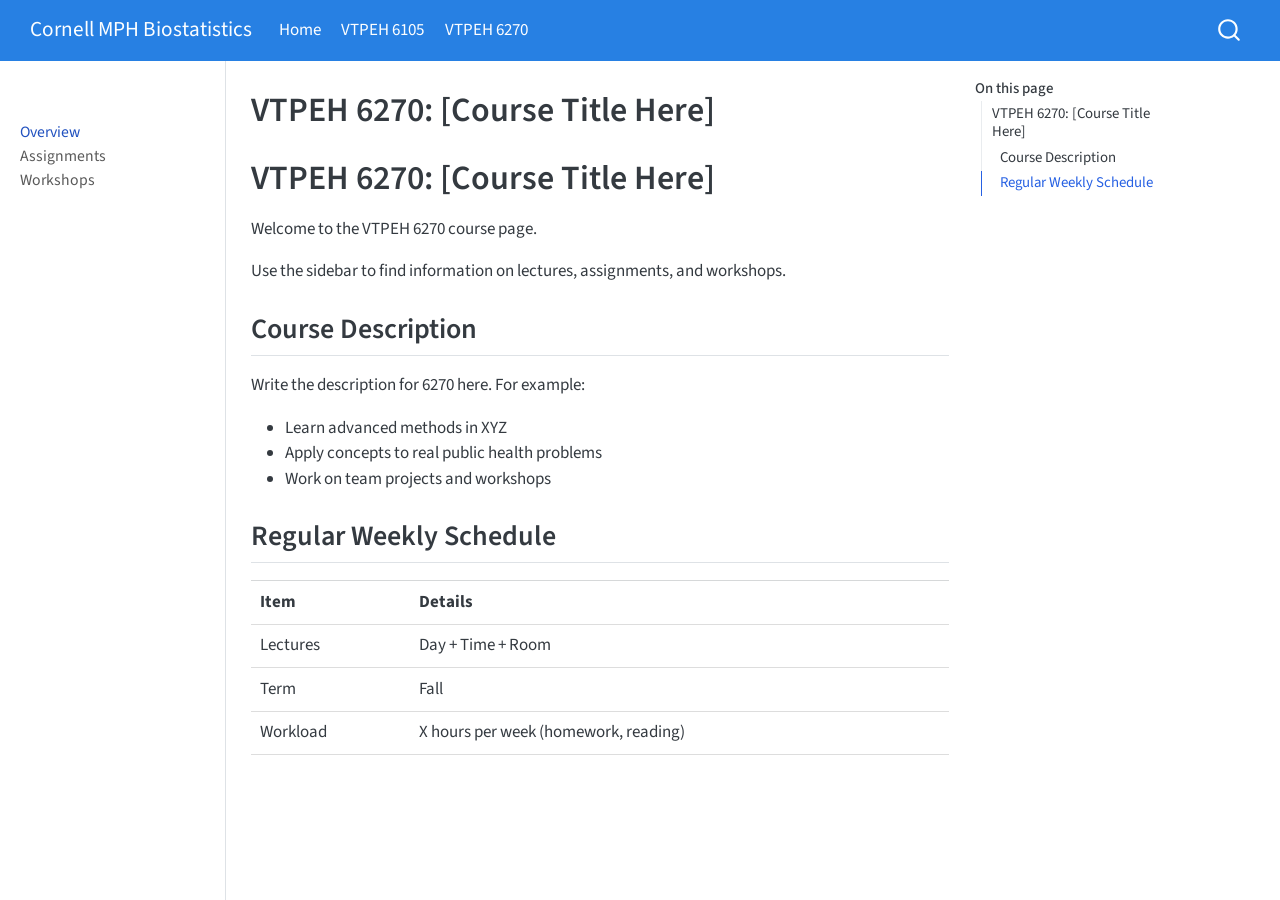
<file: docs/6270/6270/index.html>
<!DOCTYPE html>
<html xmlns="http://www.w3.org/1999/xhtml" lang="en" xml:lang="en"><head>

<meta charset="utf-8">
<meta name="generator" content="quarto-1.9.29">

<meta name="viewport" content="width=device-width, initial-scale=1.0, user-scalable=yes">


<title>VTPEH 6270: [Course Title Here] – Cornell MPH Biostatistics</title>
<style>
/* Default styles provided by pandoc.
** See https://pandoc.org/MANUAL.html#variables-for-html for config info.
*/
code{white-space: pre-wrap;}
span.smallcaps{font-variant: small-caps;}
div.columns{display: flex; gap: min(4vw, 1.5em);}
div.column{flex: auto; overflow-x: auto;}
div.hanging-indent{margin-left: 1.5em; text-indent: -1.5em;}
ul.task-list{list-style: none;}
ul.task-list li input[type="checkbox"] {
  width: 0.8em;
  margin: 0 0.8em 0.2em -1em; /* quarto-specific, see https://github.com/quarto-dev/quarto-cli/issues/4556 */ 
  vertical-align: middle;
}
</style>


<script src="../../site_libs/quarto-nav/quarto-nav.js"></script>
<script src="../../site_libs/quarto-nav/headroom.min.js"></script>
<script src="../../site_libs/clipboard/clipboard.min.js"></script>
<script src="../../site_libs/quarto-search/autocomplete.umd.js"></script>
<script src="../../site_libs/quarto-search/fuse.min.js"></script>
<script src="../../site_libs/quarto-search/quarto-search.js"></script>
<meta name="quarto:offset" content="../../">
<script src="../../site_libs/quarto-html/quarto.js" type="module"></script>
<script src="../../site_libs/quarto-html/tabsets/tabsets.js" type="module"></script>
<script src="../../site_libs/quarto-html/popper.min.js"></script>
<script src="../../site_libs/quarto-html/tippy.umd.min.js"></script>
<script src="../../site_libs/quarto-html/anchor.min.js"></script>
<link href="../../site_libs/quarto-html/tippy.css" rel="stylesheet">
<link href="../../site_libs/quarto-html/quarto-syntax-highlighting-dfa48a90d809c806c7ea2d5aecd9fc66.css" rel="stylesheet" id="quarto-text-highlighting-styles">
<script src="../../site_libs/bootstrap/bootstrap.min.js"></script>
<link href="../../site_libs/bootstrap/bootstrap-icons.css" rel="stylesheet">
<link href="../../site_libs/bootstrap/bootstrap-710bfd4a0cf9076b3fa95aae01494231.min.css" rel="stylesheet" append-hash="true" id="quarto-bootstrap" data-mode="light">
<script id="quarto-search-options" type="application/json">{
  "location": "navbar",
  "copy-button": false,
  "collapse-after": 3,
  "panel-placement": "end",
  "type": "overlay",
  "limit": 50,
  "keyboard-shortcut": [
    "f",
    "/",
    "s"
  ],
  "show-item-context": false,
  "language": {
    "search-no-results-text": "No results",
    "search-matching-documents-text": "matching documents",
    "search-copy-link-title": "Copy link to search",
    "search-hide-matches-text": "Hide additional matches",
    "search-more-match-text": "more match in this document",
    "search-more-matches-text": "more matches in this document",
    "search-clear-button-title": "Clear",
    "search-text-placeholder": "",
    "search-detached-cancel-button-title": "Cancel",
    "search-submit-button-title": "Submit",
    "search-label": "Search"
  }
}</script>


<link rel="stylesheet" href="../../styles.css">
</head>

<body class="nav-sidebar docked nav-fixed quarto-light">

<div id="quarto-search-results"></div>
  <header id="quarto-header" class="headroom fixed-top">
    <nav class="navbar navbar-expand-lg " data-bs-theme="dark">
      <div class="navbar-container container-fluid">
      <div class="navbar-brand-container mx-auto">
    <a class="navbar-brand" href="../../index.html">
    <span class="navbar-title">Cornell MPH Biostatistics</span>
    </a>
  </div>
            <div id="quarto-search" class="" title="Search"></div>
          <button class="navbar-toggler" type="button" data-bs-toggle="collapse" data-bs-target="#navbarCollapse" aria-controls="navbarCollapse" role="menu" aria-expanded="false" aria-label="Toggle navigation" onclick="if (window.quartoToggleHeadroom) { window.quartoToggleHeadroom(); }">
  <span class="navbar-toggler-icon"></span>
</button>
          <div class="collapse navbar-collapse" id="navbarCollapse">
            <ul class="navbar-nav navbar-nav-scroll me-auto">
  <li class="nav-item">
    <a class="nav-link" href="../../index.html"> 
<span class="menu-text">Home</span></a>
  </li>  
  <li class="nav-item">
    <a class="nav-link" href="../../6105/index.html"> 
<span class="menu-text">VTPEH 6105</span></a>
  </li>  
  <li class="nav-item">
    <a class="nav-link active" href="../../6270/6270/index.html" aria-current="page"> 
<span class="menu-text">VTPEH 6270</span></a>
  </li>  
</ul>
          </div> <!-- /navcollapse -->
            <div class="quarto-navbar-tools">
</div>
      </div> <!-- /container-fluid -->
    </nav>
  <nav class="quarto-secondary-nav">
    <div class="container-fluid d-flex">
      <button type="button" class="quarto-btn-toggle btn" data-bs-toggle="collapse" role="button" data-bs-target=".quarto-sidebar-collapse-item" aria-controls="quarto-sidebar" aria-expanded="false" aria-label="Toggle sidebar navigation" onclick="if (window.quartoToggleHeadroom) { window.quartoToggleHeadroom(); }">
        <i class="bi bi-layout-text-sidebar-reverse"></i>
      </button>
        <nav class="quarto-page-breadcrumbs" aria-label="breadcrumb"><ol class="breadcrumb"><li class="breadcrumb-item"><a href="../../6270/6270/index.html">Overview</a></li></ol></nav>
        <a class="flex-grow-1" role="navigation" data-bs-toggle="collapse" data-bs-target=".quarto-sidebar-collapse-item" aria-controls="quarto-sidebar" aria-expanded="false" aria-label="Toggle sidebar navigation" onclick="if (window.quartoToggleHeadroom) { window.quartoToggleHeadroom(); }">      
        </a>
      <button type="button" class="btn quarto-search-button" aria-label="Search" onclick="window.quartoOpenSearch();">
        <i class="bi bi-search"></i>
      </button>
    </div>
  </nav>
</header>
<!-- content -->
<div id="quarto-content" class="quarto-container page-columns page-rows-contents page-layout-article page-navbar">
<!-- sidebar -->
  <nav id="quarto-sidebar" class="sidebar collapse collapse-horizontal quarto-sidebar-collapse-item sidebar-navigation docked overflow-auto">
        <div class="mt-2 flex-shrink-0 align-items-center">
        <div class="sidebar-search">
        <div id="quarto-search" class="" title="Search"></div>
        </div>
        </div>
    <div class="sidebar-menu-container"> 
    <ul class="list-unstyled mt-1">
        <li class="sidebar-item">
  <div class="sidebar-item-container"> 
  <a href="../../6270/6270/index.html" class="sidebar-item-text sidebar-link active">
 <span class="menu-text">Overview</span></a>
  </div>
</li>
        <li class="sidebar-item">
  <div class="sidebar-item-container"> 
  <a href="../../6270/6270/6270/assignments.html" class="sidebar-item-text sidebar-link">
 <span class="menu-text">Assignments</span></a>
  </div>
</li>
        <li class="sidebar-item">
  <div class="sidebar-item-container"> 
  <a href="../../6270/6270/6270/workshops.html" class="sidebar-item-text sidebar-link">
 <span class="menu-text">Workshops</span></a>
  </div>
</li>
    </ul>
    </div>
</nav>
<div id="quarto-sidebar-glass" class="quarto-sidebar-collapse-item" data-bs-toggle="collapse" data-bs-target=".quarto-sidebar-collapse-item"></div>
<!-- margin-sidebar -->
    <div id="quarto-margin-sidebar" class="sidebar margin-sidebar">
        <nav id="TOC" role="doc-toc" class="toc-active">
    <h2 id="toc-title">On this page</h2>
   
  <ul>
  <li><a href="#vtpeh-6270-course-title-here" id="toc-vtpeh-6270-course-title-here" class="nav-link active" data-scroll-target="#vtpeh-6270-course-title-here">VTPEH 6270: [Course Title Here]</a>
  <ul class="collapse">
  <li><a href="#course-description" id="toc-course-description" class="nav-link" data-scroll-target="#course-description">Course Description</a></li>
  <li><a href="#regular-weekly-schedule" id="toc-regular-weekly-schedule" class="nav-link" data-scroll-target="#regular-weekly-schedule">Regular Weekly Schedule</a></li>
  </ul></li>
  </ul>
</nav>
    </div>
<!-- main -->
<main class="content" id="quarto-document-content">

<header id="title-block-header" class="quarto-title-block default">
<div class="quarto-title">
<h1 class="title">VTPEH 6270: [Course Title Here]</h1>
</div>



<div class="quarto-title-meta">

    
  
    
  </div>
  


</header>


<section id="vtpeh-6270-course-title-here" class="level1">
<h1>VTPEH 6270: [Course Title Here]</h1>
<p>Welcome to the VTPEH 6270 course page.</p>
<p>Use the sidebar to find information on lectures, assignments, and workshops.</p>
<section id="course-description" class="level2">
<h2 class="anchored" data-anchor-id="course-description">Course Description</h2>
<p>Write the description for 6270 here. For example:</p>
<ul>
<li>Learn advanced methods in XYZ</li>
<li>Apply concepts to real public health problems</li>
<li>Work on team projects and workshops</li>
</ul>
</section>
<section id="regular-weekly-schedule" class="level2">
<h2 class="anchored" data-anchor-id="regular-weekly-schedule">Regular Weekly Schedule</h2>
<table class="caption-top table">
<thead>
<tr class="header">
<th>Item</th>
<th>Details</th>
</tr>
</thead>
<tbody>
<tr class="odd">
<td>Lectures</td>
<td>Day + Time + Room</td>
</tr>
<tr class="even">
<td>Term</td>
<td>Fall</td>
</tr>
<tr class="odd">
<td>Workload</td>
<td>X hours per week (homework, reading)</td>
</tr>
</tbody>
</table>


</section>
</section>

</main> <!-- /main -->
<script id="quarto-html-after-body" type="application/javascript">
  window.document.addEventListener("DOMContentLoaded", function (event) {
    const icon = "";
    const anchorJS = new window.AnchorJS();
    anchorJS.options = {
      placement: 'right',
      icon: icon
    };
    anchorJS.add('.anchored');
    const isCodeAnnotation = (el) => {
      for (const clz of el.classList) {
        if (clz.startsWith('code-annotation-')) {                     
          return true;
        }
      }
      return false;
    }
    const onCopySuccess = function(e) {
      // button target
      const button = e.trigger;
      // don't keep focus
      button.blur();
      // flash "checked"
      button.classList.add('code-copy-button-checked');
      var currentTitle = button.getAttribute("title");
      button.setAttribute("title", "Copied!");
      let tooltip;
      if (window.bootstrap) {
        button.setAttribute("data-bs-toggle", "tooltip");
        button.setAttribute("data-bs-placement", "left");
        button.setAttribute("data-bs-title", "Copied!");
        tooltip = new bootstrap.Tooltip(button, 
          { trigger: "manual", 
            customClass: "code-copy-button-tooltip",
            offset: [0, -8]});
        tooltip.show();    
      }
      setTimeout(function() {
        if (tooltip) {
          tooltip.hide();
          button.removeAttribute("data-bs-title");
          button.removeAttribute("data-bs-toggle");
          button.removeAttribute("data-bs-placement");
        }
        button.setAttribute("title", currentTitle);
        button.classList.remove('code-copy-button-checked');
      }, 1000);
      // clear code selection
      e.clearSelection();
    }
    const getTextToCopy = function(trigger) {
      const outerScaffold = trigger.parentElement.cloneNode(true);
      const codeEl = outerScaffold.querySelector('code');
      for (const childEl of codeEl.children) {
        if (isCodeAnnotation(childEl)) {
          childEl.remove();
        }
      }
      return codeEl.innerText;
    }
    const clipboard = new window.ClipboardJS('.code-copy-button:not([data-in-quarto-modal])', {
      text: getTextToCopy
    });
    clipboard.on('success', onCopySuccess);
    if (window.document.getElementById('quarto-embedded-source-code-modal')) {
      const clipboardModal = new window.ClipboardJS('.code-copy-button[data-in-quarto-modal]', {
        text: getTextToCopy,
        container: window.document.getElementById('quarto-embedded-source-code-modal')
      });
      clipboardModal.on('success', onCopySuccess);
    }
      var localhostRegex = new RegExp(/^(?:http|https):\/\/localhost\:?[0-9]*\//);
      var mailtoRegex = new RegExp(/^mailto:/);
        var filterRegex = new RegExp('/' + window.location.host + '/');
      var isInternal = (href) => {
          return filterRegex.test(href) || localhostRegex.test(href) || mailtoRegex.test(href);
      }
      // Inspect non-navigation links and adorn them if external
     var links = window.document.querySelectorAll('a[href]:not(.nav-link):not(.navbar-brand):not(.toc-action):not(.sidebar-link):not(.sidebar-item-toggle):not(.pagination-link):not(.no-external):not([aria-hidden]):not(.dropdown-item):not(.quarto-navigation-tool):not(.about-link)');
      for (var i=0; i<links.length; i++) {
        const link = links[i];
        if (!isInternal(link.href)) {
          // undo the damage that might have been done by quarto-nav.js in the case of
          // links that we want to consider external
          if (link.dataset.originalHref !== undefined) {
            link.href = link.dataset.originalHref;
          }
            // target, if specified
            link.setAttribute("target", "_blank");
            if (link.getAttribute("rel") === null) {
              link.setAttribute("rel", "noopener");
            }
        }
      }
    function tippyHover(el, contentFn, onTriggerFn, onUntriggerFn) {
      const config = {
        allowHTML: true,
        maxWidth: 500,
        delay: 100,
        arrow: false,
        appendTo: function(el) {
            return el.parentElement;
        },
        interactive: true,
        interactiveBorder: 10,
        theme: 'quarto',
        placement: 'bottom-start',
      };
      if (contentFn) {
        config.content = contentFn;
      }
      if (onTriggerFn) {
        config.onTrigger = onTriggerFn;
      }
      if (onUntriggerFn) {
        config.onUntrigger = onUntriggerFn;
      }
      window.tippy(el, config); 
    }
    const noterefs = window.document.querySelectorAll('a[role="doc-noteref"]');
    for (var i=0; i<noterefs.length; i++) {
      const ref = noterefs[i];
      tippyHover(ref, function() {
        // use id or data attribute instead here
        let href = ref.getAttribute('data-footnote-href') || ref.getAttribute('href');
        try { href = new URL(href).hash; } catch {}
        const id = href.replace(/^#\/?/, "");
        const note = window.document.getElementById(id);
        if (note) {
          return note.innerHTML;
        } else {
          return "";
        }
      });
    }
    const xrefs = window.document.querySelectorAll('a.quarto-xref');
    const processXRef = (id, note) => {
      // Strip column container classes
      const stripColumnClz = (el) => {
        el.classList.remove("page-full", "page-columns");
        if (el.children) {
          for (const child of el.children) {
            stripColumnClz(child);
          }
        }
      }
      stripColumnClz(note)
      if (id === null || id.startsWith('sec-')) {
        // Special case sections, only their first couple elements
        const container = document.createElement("div");
        if (note.children && note.children.length > 2) {
          container.appendChild(note.children[0].cloneNode(true));
          for (let i = 1; i < note.children.length; i++) {
            const child = note.children[i];
            if (child.tagName === "P" && child.innerText === "") {
              continue;
            } else {
              container.appendChild(child.cloneNode(true));
              break;
            }
          }
          if (window.Quarto?.typesetMath) {
            window.Quarto.typesetMath(container);
          }
          return container.innerHTML
        } else {
          if (window.Quarto?.typesetMath) {
            window.Quarto.typesetMath(note);
          }
          return note.innerHTML;
        }
      } else {
        // Remove any anchor links if they are present
        const anchorLink = note.querySelector('a.anchorjs-link');
        if (anchorLink) {
          anchorLink.remove();
        }
        if (window.Quarto?.typesetMath) {
          window.Quarto.typesetMath(note);
        }
        if (note.classList.contains("callout")) {
          return note.outerHTML;
        } else {
          return note.innerHTML;
        }
      }
    }
    for (var i=0; i<xrefs.length; i++) {
      const xref = xrefs[i];
      tippyHover(xref, undefined, function(instance) {
        instance.disable();
        let url = xref.getAttribute('href');
        let hash = undefined; 
        if (url.startsWith('#')) {
          hash = url;
        } else {
          try { hash = new URL(url).hash; } catch {}
        }
        if (hash) {
          const id = hash.replace(/^#\/?/, "");
          const note = window.document.getElementById(id);
          if (note !== null) {
            try {
              const html = processXRef(id, note.cloneNode(true));
              instance.setContent(html);
            } finally {
              instance.enable();
              instance.show();
            }
          } else {
            // See if we can fetch this
            fetch(url.split('#')[0])
            .then(res => res.text())
            .then(html => {
              const parser = new DOMParser();
              const htmlDoc = parser.parseFromString(html, "text/html");
              const note = htmlDoc.getElementById(id);
              if (note !== null) {
                const html = processXRef(id, note);
                instance.setContent(html);
              } 
            }).finally(() => {
              instance.enable();
              instance.show();
            });
          }
        } else {
          // See if we can fetch a full url (with no hash to target)
          // This is a special case and we should probably do some content thinning / targeting
          fetch(url)
          .then(res => res.text())
          .then(html => {
            const parser = new DOMParser();
            const htmlDoc = parser.parseFromString(html, "text/html");
            const note = htmlDoc.querySelector('main.content');
            if (note !== null) {
              // This should only happen for chapter cross references
              // (since there is no id in the URL)
              // remove the first header
              if (note.children.length > 0 && note.children[0].tagName === "HEADER") {
                note.children[0].remove();
              }
              const html = processXRef(null, note);
              instance.setContent(html);
            } 
          }).finally(() => {
            instance.enable();
            instance.show();
          });
        }
      }, function(instance) {
      });
    }
        let selectedAnnoteEl;
        const selectorForAnnotation = ( cell, annotation) => {
          let cellAttr = 'data-code-cell="' + cell + '"';
          let lineAttr = 'data-code-annotation="' +  annotation + '"';
          const selector = 'span[' + cellAttr + '][' + lineAttr + ']';
          return selector;
        }
        const selectCodeLines = (annoteEl) => {
          const doc = window.document;
          const targetCell = annoteEl.getAttribute("data-target-cell");
          const targetAnnotation = annoteEl.getAttribute("data-target-annotation");
          const annoteSpan = window.document.querySelector(selectorForAnnotation(targetCell, targetAnnotation));
          const lines = annoteSpan.getAttribute("data-code-lines").split(",");
          const lineIds = lines.map((line) => {
            return targetCell + "-" + line;
          })
          let top = null;
          let height = null;
          let parent = null;
          if (lineIds.length > 0) {
              //compute the position of the single el (top and bottom and make a div)
              const el = window.document.getElementById(lineIds[0]);
              top = el.offsetTop;
              height = el.offsetHeight;
              parent = el.parentElement.parentElement;
            if (lineIds.length > 1) {
              const lastEl = window.document.getElementById(lineIds[lineIds.length - 1]);
              const bottom = lastEl.offsetTop + lastEl.offsetHeight;
              height = bottom - top;
            }
            if (top !== null && height !== null && parent !== null) {
              // cook up a div (if necessary) and position it 
              let div = window.document.getElementById("code-annotation-line-highlight");
              if (div === null) {
                div = window.document.createElement("div");
                div.setAttribute("id", "code-annotation-line-highlight");
                div.style.position = 'absolute';
                parent.appendChild(div);
              }
              div.style.top = top - 2 + "px";
              div.style.height = height + 4 + "px";
              div.style.left = 0;
              let gutterDiv = window.document.getElementById("code-annotation-line-highlight-gutter");
              if (gutterDiv === null) {
                gutterDiv = window.document.createElement("div");
                gutterDiv.setAttribute("id", "code-annotation-line-highlight-gutter");
                gutterDiv.style.position = 'absolute';
                const codeCell = window.document.getElementById(targetCell);
                const gutter = codeCell.querySelector('.code-annotation-gutter');
                gutter.appendChild(gutterDiv);
              }
              gutterDiv.style.top = top - 2 + "px";
              gutterDiv.style.height = height + 4 + "px";
            }
            selectedAnnoteEl = annoteEl;
          }
        };
        const unselectCodeLines = () => {
          const elementsIds = ["code-annotation-line-highlight", "code-annotation-line-highlight-gutter"];
          elementsIds.forEach((elId) => {
            const div = window.document.getElementById(elId);
            if (div) {
              div.remove();
            }
          });
          selectedAnnoteEl = undefined;
        };
          // Handle positioning of the toggle
      window.addEventListener(
        "resize",
        throttle(() => {
          elRect = undefined;
          if (selectedAnnoteEl) {
            selectCodeLines(selectedAnnoteEl);
          }
        }, 10)
      );
      function throttle(fn, ms) {
      let throttle = false;
      let timer;
        return (...args) => {
          if(!throttle) { // first call gets through
              fn.apply(this, args);
              throttle = true;
          } else { // all the others get throttled
              if(timer) clearTimeout(timer); // cancel #2
              timer = setTimeout(() => {
                fn.apply(this, args);
                timer = throttle = false;
              }, ms);
          }
        };
      }
        // Attach click handler to the DT
        const annoteDls = window.document.querySelectorAll('dt[data-target-cell]');
        for (const annoteDlNode of annoteDls) {
          annoteDlNode.addEventListener('click', (event) => {
            const clickedEl = event.target;
            if (clickedEl !== selectedAnnoteEl) {
              unselectCodeLines();
              const activeEl = window.document.querySelector('dt[data-target-cell].code-annotation-active');
              if (activeEl) {
                activeEl.classList.remove('code-annotation-active');
              }
              selectCodeLines(clickedEl);
              clickedEl.classList.add('code-annotation-active');
            } else {
              // Unselect the line
              unselectCodeLines();
              clickedEl.classList.remove('code-annotation-active');
            }
          });
        }
    const findCites = (el) => {
      const parentEl = el.parentElement;
      if (parentEl) {
        const cites = parentEl.dataset.cites;
        if (cites) {
          return {
            el,
            cites: cites.split(' ')
          };
        } else {
          return findCites(el.parentElement)
        }
      } else {
        return undefined;
      }
    };
    var bibliorefs = window.document.querySelectorAll('a[role="doc-biblioref"]');
    for (var i=0; i<bibliorefs.length; i++) {
      const ref = bibliorefs[i];
      const citeInfo = findCites(ref);
      if (citeInfo) {
        tippyHover(citeInfo.el, function() {
          var popup = window.document.createElement('div');
          citeInfo.cites.forEach(function(cite) {
            var citeDiv = window.document.createElement('div');
            citeDiv.classList.add('hanging-indent');
            citeDiv.classList.add('csl-entry');
            var biblioDiv = window.document.getElementById('ref-' + cite);
            if (biblioDiv) {
              citeDiv.innerHTML = biblioDiv.innerHTML;
            }
            popup.appendChild(citeDiv);
          });
          return popup.innerHTML;
        });
      }
    }
  });
  </script>
</div> <!-- /content -->




</body></html>
</file>
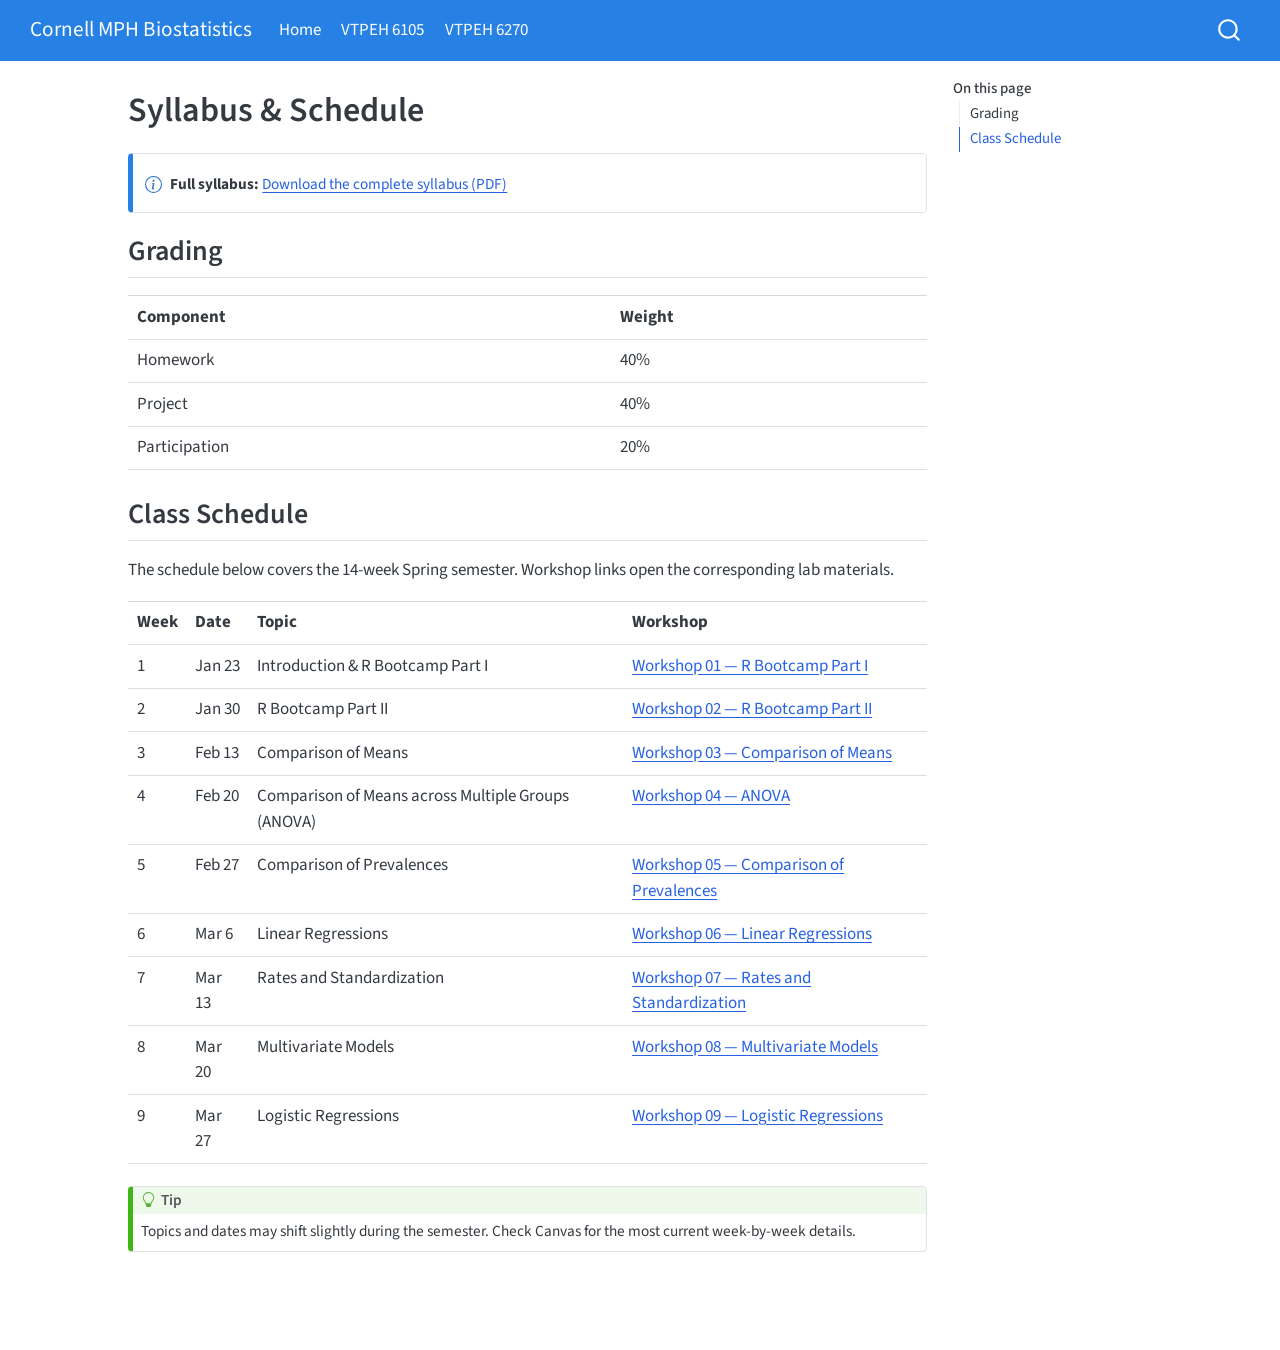
<file: docs/syllabus.html>
<!DOCTYPE html>
<html xmlns="http://www.w3.org/1999/xhtml" lang="en" xml:lang="en"><head>

<meta charset="utf-8">
<meta name="generator" content="quarto-1.9.29">

<meta name="viewport" content="width=device-width, initial-scale=1.0, user-scalable=yes">


<title>Syllabus &amp; Schedule – Cornell MPH Biostatistics</title>
<style>
/* Default styles provided by pandoc.
** See https://pandoc.org/MANUAL.html#variables-for-html for config info.
*/
code{white-space: pre-wrap;}
span.smallcaps{font-variant: small-caps;}
div.columns{display: flex; gap: min(4vw, 1.5em);}
div.column{flex: auto; overflow-x: auto;}
div.hanging-indent{margin-left: 1.5em; text-indent: -1.5em;}
ul.task-list{list-style: none;}
ul.task-list li input[type="checkbox"] {
  width: 0.8em;
  margin: 0 0.8em 0.2em -1em; /* quarto-specific, see https://github.com/quarto-dev/quarto-cli/issues/4556 */ 
  vertical-align: middle;
}
</style>


<script src="site_libs/quarto-nav/quarto-nav.js"></script>
<script src="site_libs/quarto-nav/headroom.min.js"></script>
<script src="site_libs/clipboard/clipboard.min.js"></script>
<script src="site_libs/quarto-search/autocomplete.umd.js"></script>
<script src="site_libs/quarto-search/fuse.min.js"></script>
<script src="site_libs/quarto-search/quarto-search.js"></script>
<meta name="quarto:offset" content="./">
<script src="site_libs/quarto-html/quarto.js" type="module"></script>
<script src="site_libs/quarto-html/tabsets/tabsets.js" type="module"></script>
<script src="site_libs/quarto-html/popper.min.js"></script>
<script src="site_libs/quarto-html/tippy.umd.min.js"></script>
<script src="site_libs/quarto-html/anchor.min.js"></script>
<link href="site_libs/quarto-html/tippy.css" rel="stylesheet">
<link href="site_libs/quarto-html/quarto-syntax-highlighting-dfa48a90d809c806c7ea2d5aecd9fc66.css" rel="stylesheet" id="quarto-text-highlighting-styles">
<script src="site_libs/bootstrap/bootstrap.min.js"></script>
<link href="site_libs/bootstrap/bootstrap-icons.css" rel="stylesheet">
<link href="site_libs/bootstrap/bootstrap-710bfd4a0cf9076b3fa95aae01494231.min.css" rel="stylesheet" append-hash="true" id="quarto-bootstrap" data-mode="light">
<script id="quarto-search-options" type="application/json">{
  "location": "navbar",
  "copy-button": false,
  "collapse-after": 3,
  "panel-placement": "end",
  "type": "overlay",
  "limit": 50,
  "keyboard-shortcut": [
    "f",
    "/",
    "s"
  ],
  "show-item-context": false,
  "language": {
    "search-no-results-text": "No results",
    "search-matching-documents-text": "matching documents",
    "search-copy-link-title": "Copy link to search",
    "search-hide-matches-text": "Hide additional matches",
    "search-more-match-text": "more match in this document",
    "search-more-matches-text": "more matches in this document",
    "search-clear-button-title": "Clear",
    "search-text-placeholder": "",
    "search-detached-cancel-button-title": "Cancel",
    "search-submit-button-title": "Submit",
    "search-label": "Search"
  }
}</script>


<link rel="stylesheet" href="styles.css">
</head>

<body class="nav-fixed quarto-light">

<div id="quarto-search-results"></div>
  <header id="quarto-header" class="headroom fixed-top">
    <nav class="navbar navbar-expand-lg " data-bs-theme="dark">
      <div class="navbar-container container-fluid">
      <div class="navbar-brand-container mx-auto">
    <a class="navbar-brand" href="./index.html">
    <span class="navbar-title">Cornell MPH Biostatistics</span>
    </a>
  </div>
            <div id="quarto-search" class="" title="Search"></div>
          <button class="navbar-toggler" type="button" data-bs-toggle="collapse" data-bs-target="#navbarCollapse" aria-controls="navbarCollapse" role="menu" aria-expanded="false" aria-label="Toggle navigation" onclick="if (window.quartoToggleHeadroom) { window.quartoToggleHeadroom(); }">
  <span class="navbar-toggler-icon"></span>
</button>
          <div class="collapse navbar-collapse" id="navbarCollapse">
            <ul class="navbar-nav navbar-nav-scroll me-auto">
  <li class="nav-item">
    <a class="nav-link" href="./index.html"> 
<span class="menu-text">Home</span></a>
  </li>  
  <li class="nav-item">
    <a class="nav-link" href="./6105/index.html"> 
<span class="menu-text">VTPEH 6105</span></a>
  </li>  
  <li class="nav-item">
    <a class="nav-link" href="./6270/6270/index.html"> 
<span class="menu-text">VTPEH 6270</span></a>
  </li>  
</ul>
          </div> <!-- /navcollapse -->
            <div class="quarto-navbar-tools">
</div>
      </div> <!-- /container-fluid -->
    </nav>
</header>
<!-- content -->
<div id="quarto-content" class="quarto-container page-columns page-rows-contents page-layout-article page-navbar">
<!-- sidebar -->
<!-- margin-sidebar -->
    <div id="quarto-margin-sidebar" class="sidebar margin-sidebar">
        <nav id="TOC" role="doc-toc" class="toc-active">
    <h2 id="toc-title">On this page</h2>
   
  <ul>
  <li><a href="#grading" id="toc-grading" class="nav-link active" data-scroll-target="#grading">Grading</a></li>
  <li><a href="#class-schedule" id="toc-class-schedule" class="nav-link" data-scroll-target="#class-schedule">Class Schedule</a></li>
  </ul>
</nav>
    </div>
<!-- main -->
<main class="content" id="quarto-document-content">

<header id="title-block-header" class="quarto-title-block default">
<div class="quarto-title">
<h1 class="title">Syllabus &amp; Schedule</h1>
</div>



<div class="quarto-title-meta">

    
  
    
  </div>
  


</header>


<div class="callout callout-style-simple callout-note">
<div class="callout-body d-flex">
<div class="callout-icon-container">
<i class="callout-icon"></i>
</div>
<div class="callout-body-container">
<p><strong>Full syllabus:</strong> <a href="files/vtpeh-6105-syllabus.pdf">Download the complete syllabus (PDF)</a></p>
</div>
</div>
</div>
<section id="grading" class="level2">
<h2 class="anchored" data-anchor-id="grading">Grading</h2>
<table class="caption-top table">
<thead>
<tr class="header">
<th>Component</th>
<th>Weight</th>
</tr>
</thead>
<tbody>
<tr class="odd">
<td>Homework</td>
<td>40%</td>
</tr>
<tr class="even">
<td>Project</td>
<td>40%</td>
</tr>
<tr class="odd">
<td>Participation</td>
<td>20%</td>
</tr>
</tbody>
</table>
</section>
<section id="class-schedule" class="level2">
<h2 class="anchored" data-anchor-id="class-schedule">Class Schedule</h2>
<p>The schedule below covers the 14-week Spring semester. Workshop links open the corresponding lab materials.</p>
<table class="caption-top table">
<thead>
<tr class="header">
<th>Week</th>
<th>Date</th>
<th>Topic</th>
<th>Workshop</th>
</tr>
</thead>
<tbody>
<tr class="odd">
<td>1</td>
<td>Jan 23</td>
<td>Introduction &amp; R Bootcamp Part I</td>
<td><a href="../Workshops/Classes-selected/01-23 - Workshop 01 - R Bootcamp Part I/VTPEH6105-WS01-R-Bootcamp-Part-I.pdf">Workshop 01 — R Bootcamp Part I</a></td>
</tr>
<tr class="even">
<td>2</td>
<td>Jan 30</td>
<td>R Bootcamp Part II</td>
<td><a href="../Workshops/Classes-selected/01-30 - Workshop 02 - R Bootcamp Part II/VTPEH6105-WS02-R-Bootcamp-Part-II.pdf">Workshop 02 — R Bootcamp Part II</a></td>
</tr>
<tr class="odd">
<td>3</td>
<td>Feb 13</td>
<td>Comparison of Means</td>
<td><a href="../Workshops/Classes-selected/02-13 - Workshop 04 - Comparison of Means/VTPEH6105-WS04-Mean-Comparison.pdf">Workshop 03 — Comparison of Means</a></td>
</tr>
<tr class="even">
<td>4</td>
<td>Feb 20</td>
<td>Comparison of Means across Multiple Groups (ANOVA)</td>
<td><a href="../Workshops/Classes-selected (1)/02-20 - Workshop 05 - Comparison of Means across Multiple Groups/VTPEH6105-WS05-ANOVAs.pdf">Workshop 04 — ANOVA</a></td>
</tr>
<tr class="odd">
<td>5</td>
<td>Feb 27</td>
<td>Comparison of Prevalences</td>
<td><a href="../Workshops/Classes-selected (1)/02-27 - Workshop 06 - Comparison of Prevalences/VTPEH6105-WS06-Comparison-of-Prevalences.pdf">Workshop 05 — Comparison of Prevalences</a></td>
</tr>
<tr class="even">
<td>6</td>
<td>Mar 6</td>
<td>Linear Regressions</td>
<td><a href="../Workshops/Classes-selected (1)/03-06 - Workshop 07 - Linear Regressions/VTPEH6105-WS07-Linear-Regressions.pdf">Workshop 06 — Linear Regressions</a></td>
</tr>
<tr class="odd">
<td>7</td>
<td>Mar 13</td>
<td>Rates and Standardization</td>
<td><a href="../Workshops/Classes-selected (1)/03-13 - Workshop 08 - Rates and Standardization/VTPEH6105 - Workshop 08 - Rates and Standardization.docx">Workshop 07 — Rates and Standardization</a></td>
</tr>
<tr class="even">
<td>8</td>
<td>Mar 20</td>
<td>Multivariate Models</td>
<td><a href="../Workshops/Classes-selected (1)/03-20 - Workshop 09 - Multivariate Models/VTPEH6105-WS09-Multivariate-Model.html">Workshop 08 — Multivariate Models</a></td>
</tr>
<tr class="odd">
<td>9</td>
<td>Mar 27</td>
<td>Logistic Regressions</td>
<td><a href="../Workshops/Classes-selected (1)/03-27 - Workshop 10 - Logistic Regressions/VTPEH6105-WS10-Logistic-Regressions.html">Workshop 09 — Logistic Regressions</a></td>
</tr>
</tbody>
</table>
<div class="callout callout-style-default callout-tip callout-titled">
<div class="callout-header d-flex align-content-center">
<div class="callout-icon-container">
<i class="callout-icon"></i>
</div>
<div class="callout-title-container flex-fill">
Tip
</div>
</div>
<div class="callout-body-container callout-body">
<p>Topics and dates may shift slightly during the semester. Check Canvas for the most current week-by-week details.</p>
</div>
</div>


</section>

</main> <!-- /main -->
<script id="quarto-html-after-body" type="application/javascript">
  window.document.addEventListener("DOMContentLoaded", function (event) {
    const icon = "";
    const anchorJS = new window.AnchorJS();
    anchorJS.options = {
      placement: 'right',
      icon: icon
    };
    anchorJS.add('.anchored');
    const isCodeAnnotation = (el) => {
      for (const clz of el.classList) {
        if (clz.startsWith('code-annotation-')) {                     
          return true;
        }
      }
      return false;
    }
    const onCopySuccess = function(e) {
      // button target
      const button = e.trigger;
      // don't keep focus
      button.blur();
      // flash "checked"
      button.classList.add('code-copy-button-checked');
      var currentTitle = button.getAttribute("title");
      button.setAttribute("title", "Copied!");
      let tooltip;
      if (window.bootstrap) {
        button.setAttribute("data-bs-toggle", "tooltip");
        button.setAttribute("data-bs-placement", "left");
        button.setAttribute("data-bs-title", "Copied!");
        tooltip = new bootstrap.Tooltip(button, 
          { trigger: "manual", 
            customClass: "code-copy-button-tooltip",
            offset: [0, -8]});
        tooltip.show();    
      }
      setTimeout(function() {
        if (tooltip) {
          tooltip.hide();
          button.removeAttribute("data-bs-title");
          button.removeAttribute("data-bs-toggle");
          button.removeAttribute("data-bs-placement");
        }
        button.setAttribute("title", currentTitle);
        button.classList.remove('code-copy-button-checked');
      }, 1000);
      // clear code selection
      e.clearSelection();
    }
    const getTextToCopy = function(trigger) {
      const outerScaffold = trigger.parentElement.cloneNode(true);
      const codeEl = outerScaffold.querySelector('code');
      for (const childEl of codeEl.children) {
        if (isCodeAnnotation(childEl)) {
          childEl.remove();
        }
      }
      return codeEl.innerText;
    }
    const clipboard = new window.ClipboardJS('.code-copy-button:not([data-in-quarto-modal])', {
      text: getTextToCopy
    });
    clipboard.on('success', onCopySuccess);
    if (window.document.getElementById('quarto-embedded-source-code-modal')) {
      const clipboardModal = new window.ClipboardJS('.code-copy-button[data-in-quarto-modal]', {
        text: getTextToCopy,
        container: window.document.getElementById('quarto-embedded-source-code-modal')
      });
      clipboardModal.on('success', onCopySuccess);
    }
      var localhostRegex = new RegExp(/^(?:http|https):\/\/localhost\:?[0-9]*\//);
      var mailtoRegex = new RegExp(/^mailto:/);
        var filterRegex = new RegExp('/' + window.location.host + '/');
      var isInternal = (href) => {
          return filterRegex.test(href) || localhostRegex.test(href) || mailtoRegex.test(href);
      }
      // Inspect non-navigation links and adorn them if external
     var links = window.document.querySelectorAll('a[href]:not(.nav-link):not(.navbar-brand):not(.toc-action):not(.sidebar-link):not(.sidebar-item-toggle):not(.pagination-link):not(.no-external):not([aria-hidden]):not(.dropdown-item):not(.quarto-navigation-tool):not(.about-link)');
      for (var i=0; i<links.length; i++) {
        const link = links[i];
        if (!isInternal(link.href)) {
          // undo the damage that might have been done by quarto-nav.js in the case of
          // links that we want to consider external
          if (link.dataset.originalHref !== undefined) {
            link.href = link.dataset.originalHref;
          }
            // target, if specified
            link.setAttribute("target", "_blank");
            if (link.getAttribute("rel") === null) {
              link.setAttribute("rel", "noopener");
            }
        }
      }
    function tippyHover(el, contentFn, onTriggerFn, onUntriggerFn) {
      const config = {
        allowHTML: true,
        maxWidth: 500,
        delay: 100,
        arrow: false,
        appendTo: function(el) {
            return el.parentElement;
        },
        interactive: true,
        interactiveBorder: 10,
        theme: 'quarto',
        placement: 'bottom-start',
      };
      if (contentFn) {
        config.content = contentFn;
      }
      if (onTriggerFn) {
        config.onTrigger = onTriggerFn;
      }
      if (onUntriggerFn) {
        config.onUntrigger = onUntriggerFn;
      }
      window.tippy(el, config); 
    }
    const noterefs = window.document.querySelectorAll('a[role="doc-noteref"]');
    for (var i=0; i<noterefs.length; i++) {
      const ref = noterefs[i];
      tippyHover(ref, function() {
        // use id or data attribute instead here
        let href = ref.getAttribute('data-footnote-href') || ref.getAttribute('href');
        try { href = new URL(href).hash; } catch {}
        const id = href.replace(/^#\/?/, "");
        const note = window.document.getElementById(id);
        if (note) {
          return note.innerHTML;
        } else {
          return "";
        }
      });
    }
    const xrefs = window.document.querySelectorAll('a.quarto-xref');
    const processXRef = (id, note) => {
      // Strip column container classes
      const stripColumnClz = (el) => {
        el.classList.remove("page-full", "page-columns");
        if (el.children) {
          for (const child of el.children) {
            stripColumnClz(child);
          }
        }
      }
      stripColumnClz(note)
      if (id === null || id.startsWith('sec-')) {
        // Special case sections, only their first couple elements
        const container = document.createElement("div");
        if (note.children && note.children.length > 2) {
          container.appendChild(note.children[0].cloneNode(true));
          for (let i = 1; i < note.children.length; i++) {
            const child = note.children[i];
            if (child.tagName === "P" && child.innerText === "") {
              continue;
            } else {
              container.appendChild(child.cloneNode(true));
              break;
            }
          }
          if (window.Quarto?.typesetMath) {
            window.Quarto.typesetMath(container);
          }
          return container.innerHTML
        } else {
          if (window.Quarto?.typesetMath) {
            window.Quarto.typesetMath(note);
          }
          return note.innerHTML;
        }
      } else {
        // Remove any anchor links if they are present
        const anchorLink = note.querySelector('a.anchorjs-link');
        if (anchorLink) {
          anchorLink.remove();
        }
        if (window.Quarto?.typesetMath) {
          window.Quarto.typesetMath(note);
        }
        if (note.classList.contains("callout")) {
          return note.outerHTML;
        } else {
          return note.innerHTML;
        }
      }
    }
    for (var i=0; i<xrefs.length; i++) {
      const xref = xrefs[i];
      tippyHover(xref, undefined, function(instance) {
        instance.disable();
        let url = xref.getAttribute('href');
        let hash = undefined; 
        if (url.startsWith('#')) {
          hash = url;
        } else {
          try { hash = new URL(url).hash; } catch {}
        }
        if (hash) {
          const id = hash.replace(/^#\/?/, "");
          const note = window.document.getElementById(id);
          if (note !== null) {
            try {
              const html = processXRef(id, note.cloneNode(true));
              instance.setContent(html);
            } finally {
              instance.enable();
              instance.show();
            }
          } else {
            // See if we can fetch this
            fetch(url.split('#')[0])
            .then(res => res.text())
            .then(html => {
              const parser = new DOMParser();
              const htmlDoc = parser.parseFromString(html, "text/html");
              const note = htmlDoc.getElementById(id);
              if (note !== null) {
                const html = processXRef(id, note);
                instance.setContent(html);
              } 
            }).finally(() => {
              instance.enable();
              instance.show();
            });
          }
        } else {
          // See if we can fetch a full url (with no hash to target)
          // This is a special case and we should probably do some content thinning / targeting
          fetch(url)
          .then(res => res.text())
          .then(html => {
            const parser = new DOMParser();
            const htmlDoc = parser.parseFromString(html, "text/html");
            const note = htmlDoc.querySelector('main.content');
            if (note !== null) {
              // This should only happen for chapter cross references
              // (since there is no id in the URL)
              // remove the first header
              if (note.children.length > 0 && note.children[0].tagName === "HEADER") {
                note.children[0].remove();
              }
              const html = processXRef(null, note);
              instance.setContent(html);
            } 
          }).finally(() => {
            instance.enable();
            instance.show();
          });
        }
      }, function(instance) {
      });
    }
        let selectedAnnoteEl;
        const selectorForAnnotation = ( cell, annotation) => {
          let cellAttr = 'data-code-cell="' + cell + '"';
          let lineAttr = 'data-code-annotation="' +  annotation + '"';
          const selector = 'span[' + cellAttr + '][' + lineAttr + ']';
          return selector;
        }
        const selectCodeLines = (annoteEl) => {
          const doc = window.document;
          const targetCell = annoteEl.getAttribute("data-target-cell");
          const targetAnnotation = annoteEl.getAttribute("data-target-annotation");
          const annoteSpan = window.document.querySelector(selectorForAnnotation(targetCell, targetAnnotation));
          const lines = annoteSpan.getAttribute("data-code-lines").split(",");
          const lineIds = lines.map((line) => {
            return targetCell + "-" + line;
          })
          let top = null;
          let height = null;
          let parent = null;
          if (lineIds.length > 0) {
              //compute the position of the single el (top and bottom and make a div)
              const el = window.document.getElementById(lineIds[0]);
              top = el.offsetTop;
              height = el.offsetHeight;
              parent = el.parentElement.parentElement;
            if (lineIds.length > 1) {
              const lastEl = window.document.getElementById(lineIds[lineIds.length - 1]);
              const bottom = lastEl.offsetTop + lastEl.offsetHeight;
              height = bottom - top;
            }
            if (top !== null && height !== null && parent !== null) {
              // cook up a div (if necessary) and position it 
              let div = window.document.getElementById("code-annotation-line-highlight");
              if (div === null) {
                div = window.document.createElement("div");
                div.setAttribute("id", "code-annotation-line-highlight");
                div.style.position = 'absolute';
                parent.appendChild(div);
              }
              div.style.top = top - 2 + "px";
              div.style.height = height + 4 + "px";
              div.style.left = 0;
              let gutterDiv = window.document.getElementById("code-annotation-line-highlight-gutter");
              if (gutterDiv === null) {
                gutterDiv = window.document.createElement("div");
                gutterDiv.setAttribute("id", "code-annotation-line-highlight-gutter");
                gutterDiv.style.position = 'absolute';
                const codeCell = window.document.getElementById(targetCell);
                const gutter = codeCell.querySelector('.code-annotation-gutter');
                gutter.appendChild(gutterDiv);
              }
              gutterDiv.style.top = top - 2 + "px";
              gutterDiv.style.height = height + 4 + "px";
            }
            selectedAnnoteEl = annoteEl;
          }
        };
        const unselectCodeLines = () => {
          const elementsIds = ["code-annotation-line-highlight", "code-annotation-line-highlight-gutter"];
          elementsIds.forEach((elId) => {
            const div = window.document.getElementById(elId);
            if (div) {
              div.remove();
            }
          });
          selectedAnnoteEl = undefined;
        };
          // Handle positioning of the toggle
      window.addEventListener(
        "resize",
        throttle(() => {
          elRect = undefined;
          if (selectedAnnoteEl) {
            selectCodeLines(selectedAnnoteEl);
          }
        }, 10)
      );
      function throttle(fn, ms) {
      let throttle = false;
      let timer;
        return (...args) => {
          if(!throttle) { // first call gets through
              fn.apply(this, args);
              throttle = true;
          } else { // all the others get throttled
              if(timer) clearTimeout(timer); // cancel #2
              timer = setTimeout(() => {
                fn.apply(this, args);
                timer = throttle = false;
              }, ms);
          }
        };
      }
        // Attach click handler to the DT
        const annoteDls = window.document.querySelectorAll('dt[data-target-cell]');
        for (const annoteDlNode of annoteDls) {
          annoteDlNode.addEventListener('click', (event) => {
            const clickedEl = event.target;
            if (clickedEl !== selectedAnnoteEl) {
              unselectCodeLines();
              const activeEl = window.document.querySelector('dt[data-target-cell].code-annotation-active');
              if (activeEl) {
                activeEl.classList.remove('code-annotation-active');
              }
              selectCodeLines(clickedEl);
              clickedEl.classList.add('code-annotation-active');
            } else {
              // Unselect the line
              unselectCodeLines();
              clickedEl.classList.remove('code-annotation-active');
            }
          });
        }
    const findCites = (el) => {
      const parentEl = el.parentElement;
      if (parentEl) {
        const cites = parentEl.dataset.cites;
        if (cites) {
          return {
            el,
            cites: cites.split(' ')
          };
        } else {
          return findCites(el.parentElement)
        }
      } else {
        return undefined;
      }
    };
    var bibliorefs = window.document.querySelectorAll('a[role="doc-biblioref"]');
    for (var i=0; i<bibliorefs.length; i++) {
      const ref = bibliorefs[i];
      const citeInfo = findCites(ref);
      if (citeInfo) {
        tippyHover(citeInfo.el, function() {
          var popup = window.document.createElement('div');
          citeInfo.cites.forEach(function(cite) {
            var citeDiv = window.document.createElement('div');
            citeDiv.classList.add('hanging-indent');
            citeDiv.classList.add('csl-entry');
            var biblioDiv = window.document.getElementById('ref-' + cite);
            if (biblioDiv) {
              citeDiv.innerHTML = biblioDiv.innerHTML;
            }
            popup.appendChild(citeDiv);
          });
          return popup.innerHTML;
        });
      }
    }
  });
  </script>
</div> <!-- /content -->




</body></html>
</file>
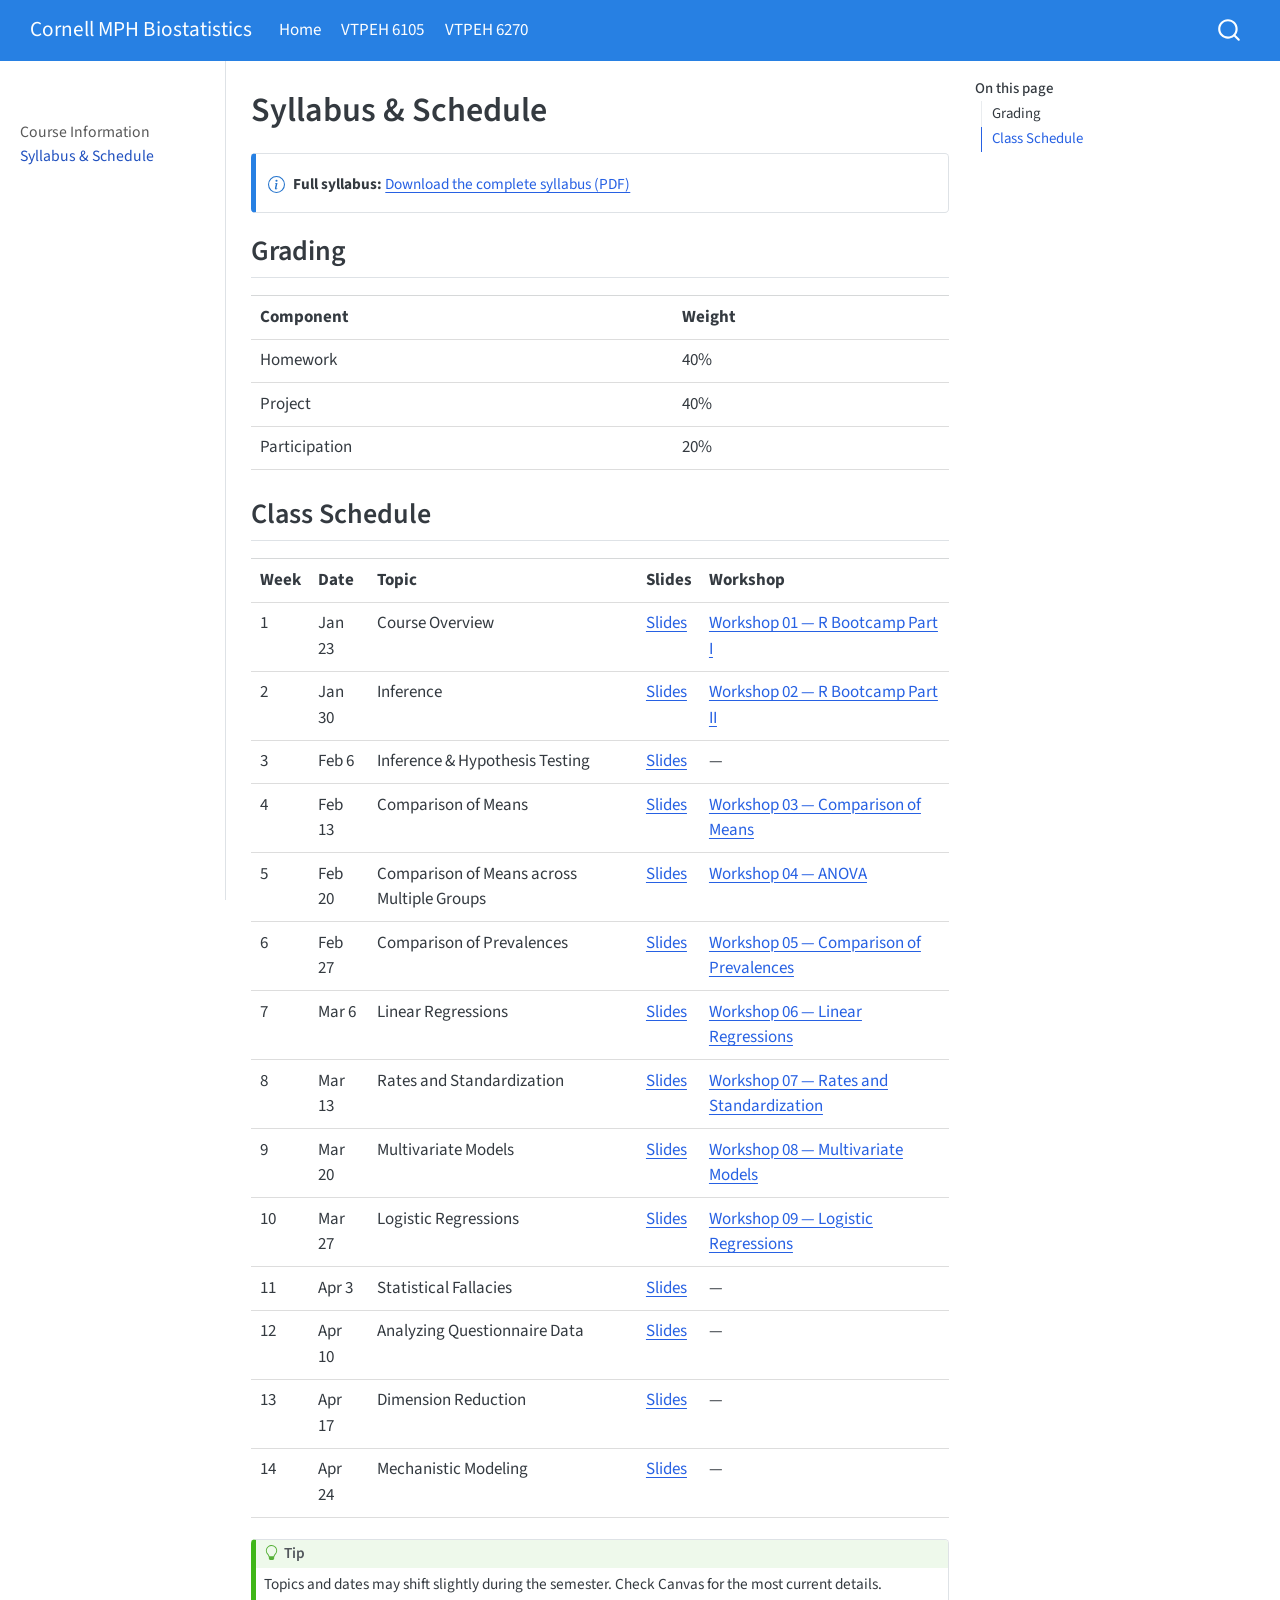
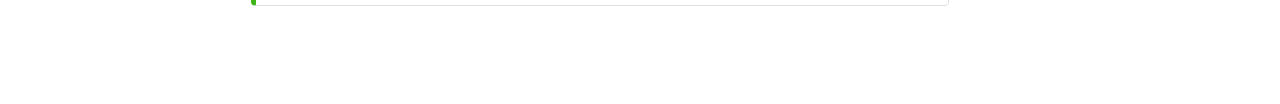
<file: docs/6105/syllabus.html>
<!DOCTYPE html>
<html xmlns="http://www.w3.org/1999/xhtml" lang="en" xml:lang="en"><head>

<meta charset="utf-8">
<meta name="generator" content="quarto-1.9.29">

<meta name="viewport" content="width=device-width, initial-scale=1.0, user-scalable=yes">


<title>Syllabus &amp; Schedule – Cornell MPH Biostatistics</title>
<style>
/* Default styles provided by pandoc.
** See https://pandoc.org/MANUAL.html#variables-for-html for config info.
*/
code{white-space: pre-wrap;}
span.smallcaps{font-variant: small-caps;}
div.columns{display: flex; gap: min(4vw, 1.5em);}
div.column{flex: auto; overflow-x: auto;}
div.hanging-indent{margin-left: 1.5em; text-indent: -1.5em;}
ul.task-list{list-style: none;}
ul.task-list li input[type="checkbox"] {
  width: 0.8em;
  margin: 0 0.8em 0.2em -1em; /* quarto-specific, see https://github.com/quarto-dev/quarto-cli/issues/4556 */ 
  vertical-align: middle;
}
</style>


<script src="../site_libs/quarto-nav/quarto-nav.js"></script>
<script src="../site_libs/quarto-nav/headroom.min.js"></script>
<script src="../site_libs/clipboard/clipboard.min.js"></script>
<script src="../site_libs/quarto-search/autocomplete.umd.js"></script>
<script src="../site_libs/quarto-search/fuse.min.js"></script>
<script src="../site_libs/quarto-search/quarto-search.js"></script>
<meta name="quarto:offset" content="../">
<script src="../site_libs/quarto-html/quarto.js" type="module"></script>
<script src="../site_libs/quarto-html/tabsets/tabsets.js" type="module"></script>
<script src="../site_libs/quarto-html/popper.min.js"></script>
<script src="../site_libs/quarto-html/tippy.umd.min.js"></script>
<script src="../site_libs/quarto-html/anchor.min.js"></script>
<link href="../site_libs/quarto-html/tippy.css" rel="stylesheet">
<link href="../site_libs/quarto-html/quarto-syntax-highlighting-dfa48a90d809c806c7ea2d5aecd9fc66.css" rel="stylesheet" id="quarto-text-highlighting-styles">
<script src="../site_libs/bootstrap/bootstrap.min.js"></script>
<link href="../site_libs/bootstrap/bootstrap-icons.css" rel="stylesheet">
<link href="../site_libs/bootstrap/bootstrap-710bfd4a0cf9076b3fa95aae01494231.min.css" rel="stylesheet" append-hash="true" id="quarto-bootstrap" data-mode="light">
<script id="quarto-search-options" type="application/json">{
  "location": "navbar",
  "copy-button": false,
  "collapse-after": 3,
  "panel-placement": "end",
  "type": "overlay",
  "limit": 50,
  "keyboard-shortcut": [
    "f",
    "/",
    "s"
  ],
  "show-item-context": false,
  "language": {
    "search-no-results-text": "No results",
    "search-matching-documents-text": "matching documents",
    "search-copy-link-title": "Copy link to search",
    "search-hide-matches-text": "Hide additional matches",
    "search-more-match-text": "more match in this document",
    "search-more-matches-text": "more matches in this document",
    "search-clear-button-title": "Clear",
    "search-text-placeholder": "",
    "search-detached-cancel-button-title": "Cancel",
    "search-submit-button-title": "Submit",
    "search-label": "Search"
  }
}</script>


<link rel="stylesheet" href="../styles.css">
</head>

<body class="nav-sidebar docked nav-fixed quarto-light">

<div id="quarto-search-results"></div>
  <header id="quarto-header" class="headroom fixed-top">
    <nav class="navbar navbar-expand-lg " data-bs-theme="dark">
      <div class="navbar-container container-fluid">
      <div class="navbar-brand-container mx-auto">
    <a class="navbar-brand" href="../index.html">
    <span class="navbar-title">Cornell MPH Biostatistics</span>
    </a>
  </div>
            <div id="quarto-search" class="" title="Search"></div>
          <button class="navbar-toggler" type="button" data-bs-toggle="collapse" data-bs-target="#navbarCollapse" aria-controls="navbarCollapse" role="menu" aria-expanded="false" aria-label="Toggle navigation" onclick="if (window.quartoToggleHeadroom) { window.quartoToggleHeadroom(); }">
  <span class="navbar-toggler-icon"></span>
</button>
          <div class="collapse navbar-collapse" id="navbarCollapse">
            <ul class="navbar-nav navbar-nav-scroll me-auto">
  <li class="nav-item">
    <a class="nav-link" href="../index.html"> 
<span class="menu-text">Home</span></a>
  </li>  
  <li class="nav-item">
    <a class="nav-link active" href="../6105/index.html" aria-current="page"> 
<span class="menu-text">VTPEH 6105</span></a>
  </li>  
  <li class="nav-item">
    <a class="nav-link" href="../6270/6270/index.html"> 
<span class="menu-text">VTPEH 6270</span></a>
  </li>  
</ul>
          </div> <!-- /navcollapse -->
            <div class="quarto-navbar-tools">
</div>
      </div> <!-- /container-fluid -->
    </nav>
  <nav class="quarto-secondary-nav">
    <div class="container-fluid d-flex">
      <button type="button" class="quarto-btn-toggle btn" data-bs-toggle="collapse" role="button" data-bs-target=".quarto-sidebar-collapse-item" aria-controls="quarto-sidebar" aria-expanded="false" aria-label="Toggle sidebar navigation" onclick="if (window.quartoToggleHeadroom) { window.quartoToggleHeadroom(); }">
        <i class="bi bi-layout-text-sidebar-reverse"></i>
      </button>
        <nav class="quarto-page-breadcrumbs" aria-label="breadcrumb"><ol class="breadcrumb"><li class="breadcrumb-item"><a href="../6105/syllabus.html">Syllabus &amp; Schedule</a></li></ol></nav>
        <a class="flex-grow-1" role="navigation" data-bs-toggle="collapse" data-bs-target=".quarto-sidebar-collapse-item" aria-controls="quarto-sidebar" aria-expanded="false" aria-label="Toggle sidebar navigation" onclick="if (window.quartoToggleHeadroom) { window.quartoToggleHeadroom(); }">      
        </a>
      <button type="button" class="btn quarto-search-button" aria-label="Search" onclick="window.quartoOpenSearch();">
        <i class="bi bi-search"></i>
      </button>
    </div>
  </nav>
</header>
<!-- content -->
<div id="quarto-content" class="quarto-container page-columns page-rows-contents page-layout-article page-navbar">
<!-- sidebar -->
  <nav id="quarto-sidebar" class="sidebar collapse collapse-horizontal quarto-sidebar-collapse-item sidebar-navigation docked overflow-auto">
        <div class="mt-2 flex-shrink-0 align-items-center">
        <div class="sidebar-search">
        <div id="quarto-search" class="" title="Search"></div>
        </div>
        </div>
    <div class="sidebar-menu-container"> 
    <ul class="list-unstyled mt-1">
        <li class="sidebar-item">
  <div class="sidebar-item-container"> 
  <a href="../6105/index.html" class="sidebar-item-text sidebar-link">
 <span class="menu-text">Course Information</span></a>
  </div>
</li>
        <li class="sidebar-item">
  <div class="sidebar-item-container"> 
  <a href="../6105/syllabus.html" class="sidebar-item-text sidebar-link active">
 <span class="menu-text">Syllabus &amp; Schedule</span></a>
  </div>
</li>
    </ul>
    </div>
</nav>
<div id="quarto-sidebar-glass" class="quarto-sidebar-collapse-item" data-bs-toggle="collapse" data-bs-target=".quarto-sidebar-collapse-item"></div>
<!-- margin-sidebar -->
    <div id="quarto-margin-sidebar" class="sidebar margin-sidebar">
        <nav id="TOC" role="doc-toc" class="toc-active">
    <h2 id="toc-title">On this page</h2>
   
  <ul>
  <li><a href="#grading" id="toc-grading" class="nav-link active" data-scroll-target="#grading">Grading</a></li>
  <li><a href="#class-schedule" id="toc-class-schedule" class="nav-link" data-scroll-target="#class-schedule">Class Schedule</a></li>
  </ul>
</nav>
    </div>
<!-- main -->
<main class="content" id="quarto-document-content">

<header id="title-block-header" class="quarto-title-block default">
<div class="quarto-title">
<h1 class="title">Syllabus &amp; Schedule</h1>
</div>



<div class="quarto-title-meta">

    
  
    
  </div>
  


</header>


<div class="callout callout-style-simple callout-note">
<div class="callout-body d-flex">
<div class="callout-icon-container">
<i class="callout-icon"></i>
</div>
<div class="callout-body-container">
<p><strong>Full syllabus:</strong> <a href="../files/VTPEH 6105 - Syllabus.pdf">Download the complete syllabus (PDF)</a></p>
</div>
</div>
</div>
<section id="grading" class="level2">
<h2 class="anchored" data-anchor-id="grading">Grading</h2>
<table class="caption-top table">
<thead>
<tr class="header">
<th>Component</th>
<th>Weight</th>
</tr>
</thead>
<tbody>
<tr class="odd">
<td>Homework</td>
<td>40%</td>
</tr>
<tr class="even">
<td>Project</td>
<td>40%</td>
</tr>
<tr class="odd">
<td>Participation</td>
<td>20%</td>
</tr>
</tbody>
</table>
</section>
<section id="class-schedule" class="level2">
<h2 class="anchored" data-anchor-id="class-schedule">Class Schedule</h2>
<table class="caption-top table">
<thead>
<tr class="header">
<th>Week</th>
<th>Date</th>
<th>Topic</th>
<th>Slides</th>
<th>Workshop</th>
</tr>
</thead>
<tbody>
<tr class="odd">
<td>1</td>
<td>Jan 23</td>
<td>Course Overview</td>
<td><a href="../Lecture/VTPEH6105 - Lecture 01 - Course Overview.pdf">Slides</a></td>
<td><a href="../Workshops/Classes-selected/01-23 - Workshop 01 - R Bootcamp Part I/VTPEH6105-WS01-R-Bootcamp-Part-I.pdf">Workshop 01 — R Bootcamp Part I</a></td>
</tr>
<tr class="even">
<td>2</td>
<td>Jan 30</td>
<td>Inference</td>
<td><a href="../Lecture/VTPEH6105 - Lecture 02 - Inference (1).pdf">Slides</a></td>
<td><a href="../Workshops/Classes-selected/01-30 - Workshop 02 - R Bootcamp Part II/VTPEH6105-WS02-R-Bootcamp-Part-II.pdf">Workshop 02 — R Bootcamp Part II</a></td>
</tr>
<tr class="odd">
<td>3</td>
<td>Feb 6</td>
<td>Inference &amp; Hypothesis Testing</td>
<td><a href="../Lecture/VTPEH6105 - Lecture 03 - Inference %26 Hypothesis Testing.pdf">Slides</a></td>
<td>—</td>
</tr>
<tr class="even">
<td>4</td>
<td>Feb 13</td>
<td>Comparison of Means</td>
<td><a href="../Lecture/VTPEH6105 - Lecture 04 - Comparison of Means.pdf">Slides</a></td>
<td><a href="../Workshops/Classes-selected/02-13 - Workshop 04 - Comparison of Means/VTPEH6105-WS04-Mean-Comparison.pdf">Workshop 03 — Comparison of Means</a></td>
</tr>
<tr class="odd">
<td>5</td>
<td>Feb 20</td>
<td>Comparison of Means across Multiple Groups</td>
<td><a href="../Lecture/VTPEH6105 - Lecture 05 - Comparison of Means across Multiple Groups.pdf">Slides</a></td>
<td><a href="../Workshops/Classes-selected (1)/02-20 - Workshop 05 - Comparison of Means across Multiple Groups/VTPEH6105-WS05-ANOVAs.pdf">Workshop 04 — ANOVA</a></td>
</tr>
<tr class="even">
<td>6</td>
<td>Feb 27</td>
<td>Comparison of Prevalences</td>
<td><a href="../Lecture/VTPEH6105 - Lecture 06 - Comparison of Prevalences.pdf">Slides</a></td>
<td><a href="../Workshops/Classes-selected (1)/02-27 - Workshop 06 - Comparison of Prevalences/VTPEH6105-WS06-Comparison-of-Prevalences.pdf">Workshop 05 — Comparison of Prevalences</a></td>
</tr>
<tr class="odd">
<td>7</td>
<td>Mar 6</td>
<td>Linear Regressions</td>
<td><a href="../Lecture/VTPEH6105 - Lecture 07 - Linear Regressions.pdf">Slides</a></td>
<td><a href="../Workshops/Classes-selected (1)/03-06 - Workshop 07 - Linear Regressions/VTPEH6105-WS07-Linear-Regressions.pdf">Workshop 06 — Linear Regressions</a></td>
</tr>
<tr class="even">
<td>8</td>
<td>Mar 13</td>
<td>Rates and Standardization</td>
<td><a href="../Lecture/VTPEH6105 - Lecture 08 - Rates and Standardization.pdf">Slides</a></td>
<td><a href="../Workshops/Classes-selected (1)/03-13 - Workshop 08 - Rates and Standardization/VTPEH6105 - Workshop 08 - Rates and Standardization.docx">Workshop 07 — Rates and Standardization</a></td>
</tr>
<tr class="odd">
<td>9</td>
<td>Mar 20</td>
<td>Multivariate Models</td>
<td><a href="../Lecture/VTPEH6105 - Lecture 09 - Multivariate Models.pdf">Slides</a></td>
<td><a href="../Workshops/Classes-selected (1)/03-20 - Workshop 09 - Multivariate Models/VTPEH6105-WS09-Multivariate-Model.html">Workshop 08 — Multivariate Models</a></td>
</tr>
<tr class="even">
<td>10</td>
<td>Mar 27</td>
<td>Logistic Regressions</td>
<td><a href="../Lecture/VTPEH6105 - Lecture 10 - Logistic Regressions.pdf">Slides</a></td>
<td><a href="../Workshops/Classes-selected (1)/03-27 - Workshop 10 - Logistic Regressions/VTPEH6105-WS10-Logistic-Regressions.html">Workshop 09 — Logistic Regressions</a></td>
</tr>
<tr class="odd">
<td>11</td>
<td>Apr 3</td>
<td>Statistical Fallacies</td>
<td><a href="../Lecture/VTPEH6105 - Lecture 11 - Statistical Fallacies.pdf">Slides</a></td>
<td>—</td>
</tr>
<tr class="even">
<td>12</td>
<td>Apr 10</td>
<td>Analyzing Questionnaire Data</td>
<td><a href="../Lecture/VTPEH6105 - Lecture 12 - Analyzing Questionnaire Data.pdf">Slides</a></td>
<td>—</td>
</tr>
<tr class="odd">
<td>13</td>
<td>Apr 17</td>
<td>Dimension Reduction</td>
<td><a href="../Lecture/VTPEH6105 - Lecture 13 - Dimension Reduction.pdf">Slides</a></td>
<td>—</td>
</tr>
<tr class="even">
<td>14</td>
<td>Apr 24</td>
<td>Mechanistic Modeling</td>
<td><a href="../Lecture/VTPEH6105 - Lecture 14 - Mechanistic Modeling.pdf">Slides</a></td>
<td>—</td>
</tr>
</tbody>
</table>
<div class="callout callout-style-default callout-tip callout-titled">
<div class="callout-header d-flex align-content-center">
<div class="callout-icon-container">
<i class="callout-icon"></i>
</div>
<div class="callout-title-container flex-fill">
Tip
</div>
</div>
<div class="callout-body-container callout-body">
<p>Topics and dates may shift slightly during the semester. Check Canvas for the most current details.</p>
</div>
</div>


</section>

</main> <!-- /main -->
<script id="quarto-html-after-body" type="application/javascript">
  window.document.addEventListener("DOMContentLoaded", function (event) {
    const icon = "";
    const anchorJS = new window.AnchorJS();
    anchorJS.options = {
      placement: 'right',
      icon: icon
    };
    anchorJS.add('.anchored');
    const isCodeAnnotation = (el) => {
      for (const clz of el.classList) {
        if (clz.startsWith('code-annotation-')) {                     
          return true;
        }
      }
      return false;
    }
    const onCopySuccess = function(e) {
      // button target
      const button = e.trigger;
      // don't keep focus
      button.blur();
      // flash "checked"
      button.classList.add('code-copy-button-checked');
      var currentTitle = button.getAttribute("title");
      button.setAttribute("title", "Copied!");
      let tooltip;
      if (window.bootstrap) {
        button.setAttribute("data-bs-toggle", "tooltip");
        button.setAttribute("data-bs-placement", "left");
        button.setAttribute("data-bs-title", "Copied!");
        tooltip = new bootstrap.Tooltip(button, 
          { trigger: "manual", 
            customClass: "code-copy-button-tooltip",
            offset: [0, -8]});
        tooltip.show();    
      }
      setTimeout(function() {
        if (tooltip) {
          tooltip.hide();
          button.removeAttribute("data-bs-title");
          button.removeAttribute("data-bs-toggle");
          button.removeAttribute("data-bs-placement");
        }
        button.setAttribute("title", currentTitle);
        button.classList.remove('code-copy-button-checked');
      }, 1000);
      // clear code selection
      e.clearSelection();
    }
    const getTextToCopy = function(trigger) {
      const outerScaffold = trigger.parentElement.cloneNode(true);
      const codeEl = outerScaffold.querySelector('code');
      for (const childEl of codeEl.children) {
        if (isCodeAnnotation(childEl)) {
          childEl.remove();
        }
      }
      return codeEl.innerText;
    }
    const clipboard = new window.ClipboardJS('.code-copy-button:not([data-in-quarto-modal])', {
      text: getTextToCopy
    });
    clipboard.on('success', onCopySuccess);
    if (window.document.getElementById('quarto-embedded-source-code-modal')) {
      const clipboardModal = new window.ClipboardJS('.code-copy-button[data-in-quarto-modal]', {
        text: getTextToCopy,
        container: window.document.getElementById('quarto-embedded-source-code-modal')
      });
      clipboardModal.on('success', onCopySuccess);
    }
      var localhostRegex = new RegExp(/^(?:http|https):\/\/localhost\:?[0-9]*\//);
      var mailtoRegex = new RegExp(/^mailto:/);
        var filterRegex = new RegExp('/' + window.location.host + '/');
      var isInternal = (href) => {
          return filterRegex.test(href) || localhostRegex.test(href) || mailtoRegex.test(href);
      }
      // Inspect non-navigation links and adorn them if external
     var links = window.document.querySelectorAll('a[href]:not(.nav-link):not(.navbar-brand):not(.toc-action):not(.sidebar-link):not(.sidebar-item-toggle):not(.pagination-link):not(.no-external):not([aria-hidden]):not(.dropdown-item):not(.quarto-navigation-tool):not(.about-link)');
      for (var i=0; i<links.length; i++) {
        const link = links[i];
        if (!isInternal(link.href)) {
          // undo the damage that might have been done by quarto-nav.js in the case of
          // links that we want to consider external
          if (link.dataset.originalHref !== undefined) {
            link.href = link.dataset.originalHref;
          }
            // target, if specified
            link.setAttribute("target", "_blank");
            if (link.getAttribute("rel") === null) {
              link.setAttribute("rel", "noopener");
            }
        }
      }
    function tippyHover(el, contentFn, onTriggerFn, onUntriggerFn) {
      const config = {
        allowHTML: true,
        maxWidth: 500,
        delay: 100,
        arrow: false,
        appendTo: function(el) {
            return el.parentElement;
        },
        interactive: true,
        interactiveBorder: 10,
        theme: 'quarto',
        placement: 'bottom-start',
      };
      if (contentFn) {
        config.content = contentFn;
      }
      if (onTriggerFn) {
        config.onTrigger = onTriggerFn;
      }
      if (onUntriggerFn) {
        config.onUntrigger = onUntriggerFn;
      }
      window.tippy(el, config); 
    }
    const noterefs = window.document.querySelectorAll('a[role="doc-noteref"]');
    for (var i=0; i<noterefs.length; i++) {
      const ref = noterefs[i];
      tippyHover(ref, function() {
        // use id or data attribute instead here
        let href = ref.getAttribute('data-footnote-href') || ref.getAttribute('href');
        try { href = new URL(href).hash; } catch {}
        const id = href.replace(/^#\/?/, "");
        const note = window.document.getElementById(id);
        if (note) {
          return note.innerHTML;
        } else {
          return "";
        }
      });
    }
    const xrefs = window.document.querySelectorAll('a.quarto-xref');
    const processXRef = (id, note) => {
      // Strip column container classes
      const stripColumnClz = (el) => {
        el.classList.remove("page-full", "page-columns");
        if (el.children) {
          for (const child of el.children) {
            stripColumnClz(child);
          }
        }
      }
      stripColumnClz(note)
      if (id === null || id.startsWith('sec-')) {
        // Special case sections, only their first couple elements
        const container = document.createElement("div");
        if (note.children && note.children.length > 2) {
          container.appendChild(note.children[0].cloneNode(true));
          for (let i = 1; i < note.children.length; i++) {
            const child = note.children[i];
            if (child.tagName === "P" && child.innerText === "") {
              continue;
            } else {
              container.appendChild(child.cloneNode(true));
              break;
            }
          }
          if (window.Quarto?.typesetMath) {
            window.Quarto.typesetMath(container);
          }
          return container.innerHTML
        } else {
          if (window.Quarto?.typesetMath) {
            window.Quarto.typesetMath(note);
          }
          return note.innerHTML;
        }
      } else {
        // Remove any anchor links if they are present
        const anchorLink = note.querySelector('a.anchorjs-link');
        if (anchorLink) {
          anchorLink.remove();
        }
        if (window.Quarto?.typesetMath) {
          window.Quarto.typesetMath(note);
        }
        if (note.classList.contains("callout")) {
          return note.outerHTML;
        } else {
          return note.innerHTML;
        }
      }
    }
    for (var i=0; i<xrefs.length; i++) {
      const xref = xrefs[i];
      tippyHover(xref, undefined, function(instance) {
        instance.disable();
        let url = xref.getAttribute('href');
        let hash = undefined; 
        if (url.startsWith('#')) {
          hash = url;
        } else {
          try { hash = new URL(url).hash; } catch {}
        }
        if (hash) {
          const id = hash.replace(/^#\/?/, "");
          const note = window.document.getElementById(id);
          if (note !== null) {
            try {
              const html = processXRef(id, note.cloneNode(true));
              instance.setContent(html);
            } finally {
              instance.enable();
              instance.show();
            }
          } else {
            // See if we can fetch this
            fetch(url.split('#')[0])
            .then(res => res.text())
            .then(html => {
              const parser = new DOMParser();
              const htmlDoc = parser.parseFromString(html, "text/html");
              const note = htmlDoc.getElementById(id);
              if (note !== null) {
                const html = processXRef(id, note);
                instance.setContent(html);
              } 
            }).finally(() => {
              instance.enable();
              instance.show();
            });
          }
        } else {
          // See if we can fetch a full url (with no hash to target)
          // This is a special case and we should probably do some content thinning / targeting
          fetch(url)
          .then(res => res.text())
          .then(html => {
            const parser = new DOMParser();
            const htmlDoc = parser.parseFromString(html, "text/html");
            const note = htmlDoc.querySelector('main.content');
            if (note !== null) {
              // This should only happen for chapter cross references
              // (since there is no id in the URL)
              // remove the first header
              if (note.children.length > 0 && note.children[0].tagName === "HEADER") {
                note.children[0].remove();
              }
              const html = processXRef(null, note);
              instance.setContent(html);
            } 
          }).finally(() => {
            instance.enable();
            instance.show();
          });
        }
      }, function(instance) {
      });
    }
        let selectedAnnoteEl;
        const selectorForAnnotation = ( cell, annotation) => {
          let cellAttr = 'data-code-cell="' + cell + '"';
          let lineAttr = 'data-code-annotation="' +  annotation + '"';
          const selector = 'span[' + cellAttr + '][' + lineAttr + ']';
          return selector;
        }
        const selectCodeLines = (annoteEl) => {
          const doc = window.document;
          const targetCell = annoteEl.getAttribute("data-target-cell");
          const targetAnnotation = annoteEl.getAttribute("data-target-annotation");
          const annoteSpan = window.document.querySelector(selectorForAnnotation(targetCell, targetAnnotation));
          const lines = annoteSpan.getAttribute("data-code-lines").split(",");
          const lineIds = lines.map((line) => {
            return targetCell + "-" + line;
          })
          let top = null;
          let height = null;
          let parent = null;
          if (lineIds.length > 0) {
              //compute the position of the single el (top and bottom and make a div)
              const el = window.document.getElementById(lineIds[0]);
              top = el.offsetTop;
              height = el.offsetHeight;
              parent = el.parentElement.parentElement;
            if (lineIds.length > 1) {
              const lastEl = window.document.getElementById(lineIds[lineIds.length - 1]);
              const bottom = lastEl.offsetTop + lastEl.offsetHeight;
              height = bottom - top;
            }
            if (top !== null && height !== null && parent !== null) {
              // cook up a div (if necessary) and position it 
              let div = window.document.getElementById("code-annotation-line-highlight");
              if (div === null) {
                div = window.document.createElement("div");
                div.setAttribute("id", "code-annotation-line-highlight");
                div.style.position = 'absolute';
                parent.appendChild(div);
              }
              div.style.top = top - 2 + "px";
              div.style.height = height + 4 + "px";
              div.style.left = 0;
              let gutterDiv = window.document.getElementById("code-annotation-line-highlight-gutter");
              if (gutterDiv === null) {
                gutterDiv = window.document.createElement("div");
                gutterDiv.setAttribute("id", "code-annotation-line-highlight-gutter");
                gutterDiv.style.position = 'absolute';
                const codeCell = window.document.getElementById(targetCell);
                const gutter = codeCell.querySelector('.code-annotation-gutter');
                gutter.appendChild(gutterDiv);
              }
              gutterDiv.style.top = top - 2 + "px";
              gutterDiv.style.height = height + 4 + "px";
            }
            selectedAnnoteEl = annoteEl;
          }
        };
        const unselectCodeLines = () => {
          const elementsIds = ["code-annotation-line-highlight", "code-annotation-line-highlight-gutter"];
          elementsIds.forEach((elId) => {
            const div = window.document.getElementById(elId);
            if (div) {
              div.remove();
            }
          });
          selectedAnnoteEl = undefined;
        };
          // Handle positioning of the toggle
      window.addEventListener(
        "resize",
        throttle(() => {
          elRect = undefined;
          if (selectedAnnoteEl) {
            selectCodeLines(selectedAnnoteEl);
          }
        }, 10)
      );
      function throttle(fn, ms) {
      let throttle = false;
      let timer;
        return (...args) => {
          if(!throttle) { // first call gets through
              fn.apply(this, args);
              throttle = true;
          } else { // all the others get throttled
              if(timer) clearTimeout(timer); // cancel #2
              timer = setTimeout(() => {
                fn.apply(this, args);
                timer = throttle = false;
              }, ms);
          }
        };
      }
        // Attach click handler to the DT
        const annoteDls = window.document.querySelectorAll('dt[data-target-cell]');
        for (const annoteDlNode of annoteDls) {
          annoteDlNode.addEventListener('click', (event) => {
            const clickedEl = event.target;
            if (clickedEl !== selectedAnnoteEl) {
              unselectCodeLines();
              const activeEl = window.document.querySelector('dt[data-target-cell].code-annotation-active');
              if (activeEl) {
                activeEl.classList.remove('code-annotation-active');
              }
              selectCodeLines(clickedEl);
              clickedEl.classList.add('code-annotation-active');
            } else {
              // Unselect the line
              unselectCodeLines();
              clickedEl.classList.remove('code-annotation-active');
            }
          });
        }
    const findCites = (el) => {
      const parentEl = el.parentElement;
      if (parentEl) {
        const cites = parentEl.dataset.cites;
        if (cites) {
          return {
            el,
            cites: cites.split(' ')
          };
        } else {
          return findCites(el.parentElement)
        }
      } else {
        return undefined;
      }
    };
    var bibliorefs = window.document.querySelectorAll('a[role="doc-biblioref"]');
    for (var i=0; i<bibliorefs.length; i++) {
      const ref = bibliorefs[i];
      const citeInfo = findCites(ref);
      if (citeInfo) {
        tippyHover(citeInfo.el, function() {
          var popup = window.document.createElement('div');
          citeInfo.cites.forEach(function(cite) {
            var citeDiv = window.document.createElement('div');
            citeDiv.classList.add('hanging-indent');
            citeDiv.classList.add('csl-entry');
            var biblioDiv = window.document.getElementById('ref-' + cite);
            if (biblioDiv) {
              citeDiv.innerHTML = biblioDiv.innerHTML;
            }
            popup.appendChild(citeDiv);
          });
          return popup.innerHTML;
        });
      }
    }
  });
  </script>
</div> <!-- /content -->




</body></html>
</file>
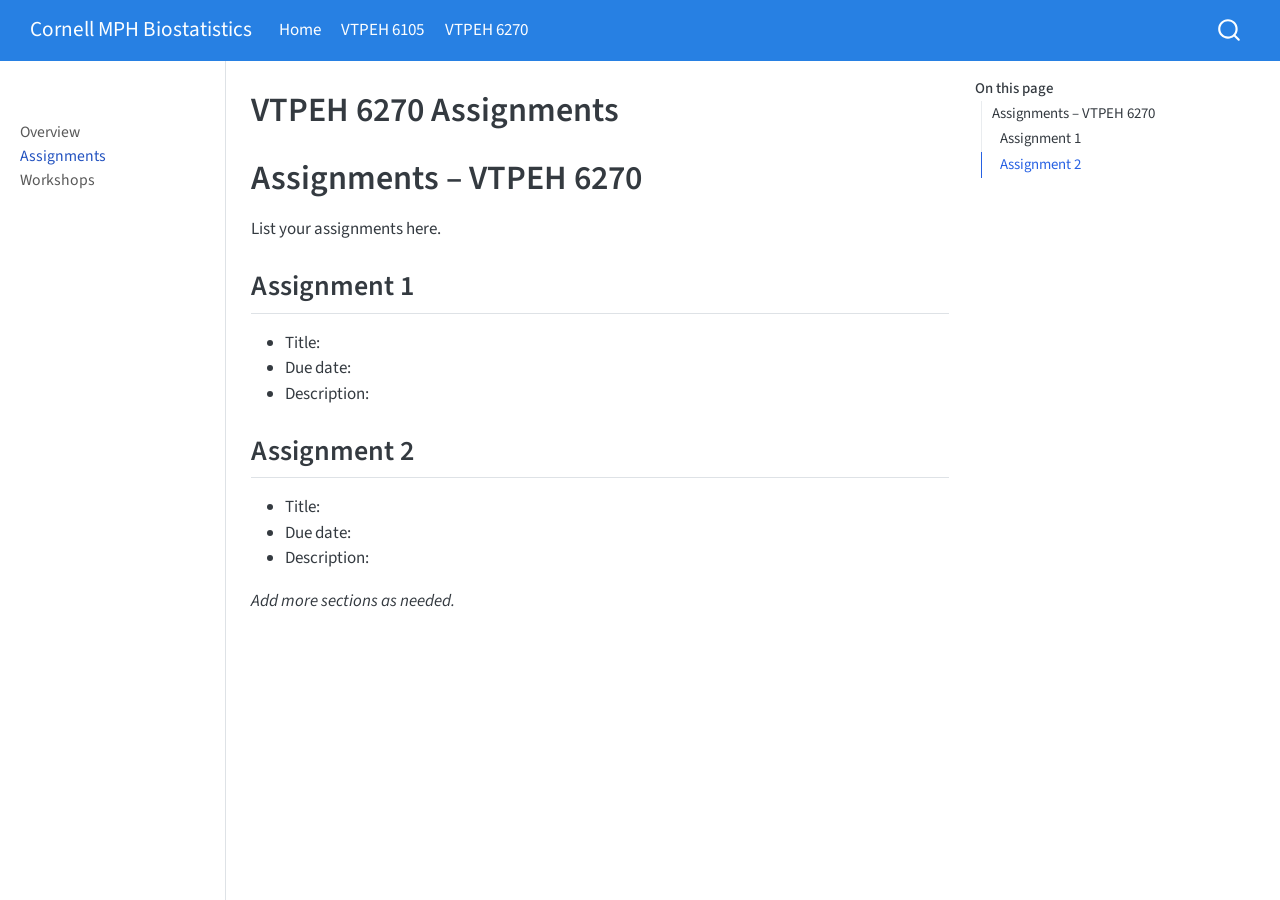
<file: docs/6270/6270/6270/assignments.html>
<!DOCTYPE html>
<html xmlns="http://www.w3.org/1999/xhtml" lang="en" xml:lang="en"><head>

<meta charset="utf-8">
<meta name="generator" content="quarto-1.9.29">

<meta name="viewport" content="width=device-width, initial-scale=1.0, user-scalable=yes">


<title>VTPEH 6270 Assignments – Cornell MPH Biostatistics</title>
<style>
/* Default styles provided by pandoc.
** See https://pandoc.org/MANUAL.html#variables-for-html for config info.
*/
code{white-space: pre-wrap;}
span.smallcaps{font-variant: small-caps;}
div.columns{display: flex; gap: min(4vw, 1.5em);}
div.column{flex: auto; overflow-x: auto;}
div.hanging-indent{margin-left: 1.5em; text-indent: -1.5em;}
ul.task-list{list-style: none;}
ul.task-list li input[type="checkbox"] {
  width: 0.8em;
  margin: 0 0.8em 0.2em -1em; /* quarto-specific, see https://github.com/quarto-dev/quarto-cli/issues/4556 */ 
  vertical-align: middle;
}
</style>


<script src="../../../site_libs/quarto-nav/quarto-nav.js"></script>
<script src="../../../site_libs/quarto-nav/headroom.min.js"></script>
<script src="../../../site_libs/clipboard/clipboard.min.js"></script>
<script src="../../../site_libs/quarto-search/autocomplete.umd.js"></script>
<script src="../../../site_libs/quarto-search/fuse.min.js"></script>
<script src="../../../site_libs/quarto-search/quarto-search.js"></script>
<meta name="quarto:offset" content="../../../">
<script src="../../../site_libs/quarto-html/quarto.js" type="module"></script>
<script src="../../../site_libs/quarto-html/tabsets/tabsets.js" type="module"></script>
<script src="../../../site_libs/quarto-html/popper.min.js"></script>
<script src="../../../site_libs/quarto-html/tippy.umd.min.js"></script>
<script src="../../../site_libs/quarto-html/anchor.min.js"></script>
<link href="../../../site_libs/quarto-html/tippy.css" rel="stylesheet">
<link href="../../../site_libs/quarto-html/quarto-syntax-highlighting-dfa48a90d809c806c7ea2d5aecd9fc66.css" rel="stylesheet" id="quarto-text-highlighting-styles">
<script src="../../../site_libs/bootstrap/bootstrap.min.js"></script>
<link href="../../../site_libs/bootstrap/bootstrap-icons.css" rel="stylesheet">
<link href="../../../site_libs/bootstrap/bootstrap-710bfd4a0cf9076b3fa95aae01494231.min.css" rel="stylesheet" append-hash="true" id="quarto-bootstrap" data-mode="light">
<script id="quarto-search-options" type="application/json">{
  "location": "navbar",
  "copy-button": false,
  "collapse-after": 3,
  "panel-placement": "end",
  "type": "overlay",
  "limit": 50,
  "keyboard-shortcut": [
    "f",
    "/",
    "s"
  ],
  "show-item-context": false,
  "language": {
    "search-no-results-text": "No results",
    "search-matching-documents-text": "matching documents",
    "search-copy-link-title": "Copy link to search",
    "search-hide-matches-text": "Hide additional matches",
    "search-more-match-text": "more match in this document",
    "search-more-matches-text": "more matches in this document",
    "search-clear-button-title": "Clear",
    "search-text-placeholder": "",
    "search-detached-cancel-button-title": "Cancel",
    "search-submit-button-title": "Submit",
    "search-label": "Search"
  }
}</script>


<link rel="stylesheet" href="../../../styles.css">
</head>

<body class="nav-sidebar docked nav-fixed quarto-light">

<div id="quarto-search-results"></div>
  <header id="quarto-header" class="headroom fixed-top">
    <nav class="navbar navbar-expand-lg " data-bs-theme="dark">
      <div class="navbar-container container-fluid">
      <div class="navbar-brand-container mx-auto">
    <a class="navbar-brand" href="../../../index.html">
    <span class="navbar-title">Cornell MPH Biostatistics</span>
    </a>
  </div>
            <div id="quarto-search" class="" title="Search"></div>
          <button class="navbar-toggler" type="button" data-bs-toggle="collapse" data-bs-target="#navbarCollapse" aria-controls="navbarCollapse" role="menu" aria-expanded="false" aria-label="Toggle navigation" onclick="if (window.quartoToggleHeadroom) { window.quartoToggleHeadroom(); }">
  <span class="navbar-toggler-icon"></span>
</button>
          <div class="collapse navbar-collapse" id="navbarCollapse">
            <ul class="navbar-nav navbar-nav-scroll me-auto">
  <li class="nav-item">
    <a class="nav-link" href="../../../index.html"> 
<span class="menu-text">Home</span></a>
  </li>  
  <li class="nav-item">
    <a class="nav-link" href="../../../6105/index.html"> 
<span class="menu-text">VTPEH 6105</span></a>
  </li>  
  <li class="nav-item">
    <a class="nav-link active" href="../../../6270/6270/index.html" aria-current="page"> 
<span class="menu-text">VTPEH 6270</span></a>
  </li>  
</ul>
          </div> <!-- /navcollapse -->
            <div class="quarto-navbar-tools">
</div>
      </div> <!-- /container-fluid -->
    </nav>
  <nav class="quarto-secondary-nav">
    <div class="container-fluid d-flex">
      <button type="button" class="quarto-btn-toggle btn" data-bs-toggle="collapse" role="button" data-bs-target=".quarto-sidebar-collapse-item" aria-controls="quarto-sidebar" aria-expanded="false" aria-label="Toggle sidebar navigation" onclick="if (window.quartoToggleHeadroom) { window.quartoToggleHeadroom(); }">
        <i class="bi bi-layout-text-sidebar-reverse"></i>
      </button>
        <nav class="quarto-page-breadcrumbs" aria-label="breadcrumb"><ol class="breadcrumb"><li class="breadcrumb-item"><a href="../../../6270/6270/6270/assignments.html">Assignments</a></li></ol></nav>
        <a class="flex-grow-1" role="navigation" data-bs-toggle="collapse" data-bs-target=".quarto-sidebar-collapse-item" aria-controls="quarto-sidebar" aria-expanded="false" aria-label="Toggle sidebar navigation" onclick="if (window.quartoToggleHeadroom) { window.quartoToggleHeadroom(); }">      
        </a>
      <button type="button" class="btn quarto-search-button" aria-label="Search" onclick="window.quartoOpenSearch();">
        <i class="bi bi-search"></i>
      </button>
    </div>
  </nav>
</header>
<!-- content -->
<div id="quarto-content" class="quarto-container page-columns page-rows-contents page-layout-article page-navbar">
<!-- sidebar -->
  <nav id="quarto-sidebar" class="sidebar collapse collapse-horizontal quarto-sidebar-collapse-item sidebar-navigation docked overflow-auto">
        <div class="mt-2 flex-shrink-0 align-items-center">
        <div class="sidebar-search">
        <div id="quarto-search" class="" title="Search"></div>
        </div>
        </div>
    <div class="sidebar-menu-container"> 
    <ul class="list-unstyled mt-1">
        <li class="sidebar-item">
  <div class="sidebar-item-container"> 
  <a href="../../../6270/6270/index.html" class="sidebar-item-text sidebar-link">
 <span class="menu-text">Overview</span></a>
  </div>
</li>
        <li class="sidebar-item">
  <div class="sidebar-item-container"> 
  <a href="../../../6270/6270/6270/assignments.html" class="sidebar-item-text sidebar-link active">
 <span class="menu-text">Assignments</span></a>
  </div>
</li>
        <li class="sidebar-item">
  <div class="sidebar-item-container"> 
  <a href="../../../6270/6270/6270/workshops.html" class="sidebar-item-text sidebar-link">
 <span class="menu-text">Workshops</span></a>
  </div>
</li>
    </ul>
    </div>
</nav>
<div id="quarto-sidebar-glass" class="quarto-sidebar-collapse-item" data-bs-toggle="collapse" data-bs-target=".quarto-sidebar-collapse-item"></div>
<!-- margin-sidebar -->
    <div id="quarto-margin-sidebar" class="sidebar margin-sidebar">
        <nav id="TOC" role="doc-toc" class="toc-active">
    <h2 id="toc-title">On this page</h2>
   
  <ul>
  <li><a href="#assignments-vtpeh-6270" id="toc-assignments-vtpeh-6270" class="nav-link active" data-scroll-target="#assignments-vtpeh-6270">Assignments – VTPEH 6270</a>
  <ul class="collapse">
  <li><a href="#assignment-1" id="toc-assignment-1" class="nav-link" data-scroll-target="#assignment-1">Assignment 1</a></li>
  <li><a href="#assignment-2" id="toc-assignment-2" class="nav-link" data-scroll-target="#assignment-2">Assignment 2</a></li>
  </ul></li>
  </ul>
</nav>
    </div>
<!-- main -->
<main class="content" id="quarto-document-content">

<header id="title-block-header" class="quarto-title-block default">
<div class="quarto-title">
<h1 class="title">VTPEH 6270 Assignments</h1>
</div>



<div class="quarto-title-meta">

    
  
    
  </div>
  


</header>


<section id="assignments-vtpeh-6270" class="level1">
<h1>Assignments – VTPEH 6270</h1>
<p>List your assignments here.</p>
<section id="assignment-1" class="level2">
<h2 class="anchored" data-anchor-id="assignment-1">Assignment 1</h2>
<ul>
<li>Title:</li>
<li>Due date:</li>
<li>Description:</li>
</ul>
</section>
<section id="assignment-2" class="level2">
<h2 class="anchored" data-anchor-id="assignment-2">Assignment 2</h2>
<ul>
<li>Title:</li>
<li>Due date:</li>
<li>Description:</li>
</ul>
<p><em>Add more sections as needed.</em></p>


</section>
</section>

</main> <!-- /main -->
<script id="quarto-html-after-body" type="application/javascript">
  window.document.addEventListener("DOMContentLoaded", function (event) {
    const icon = "";
    const anchorJS = new window.AnchorJS();
    anchorJS.options = {
      placement: 'right',
      icon: icon
    };
    anchorJS.add('.anchored');
    const isCodeAnnotation = (el) => {
      for (const clz of el.classList) {
        if (clz.startsWith('code-annotation-')) {                     
          return true;
        }
      }
      return false;
    }
    const onCopySuccess = function(e) {
      // button target
      const button = e.trigger;
      // don't keep focus
      button.blur();
      // flash "checked"
      button.classList.add('code-copy-button-checked');
      var currentTitle = button.getAttribute("title");
      button.setAttribute("title", "Copied!");
      let tooltip;
      if (window.bootstrap) {
        button.setAttribute("data-bs-toggle", "tooltip");
        button.setAttribute("data-bs-placement", "left");
        button.setAttribute("data-bs-title", "Copied!");
        tooltip = new bootstrap.Tooltip(button, 
          { trigger: "manual", 
            customClass: "code-copy-button-tooltip",
            offset: [0, -8]});
        tooltip.show();    
      }
      setTimeout(function() {
        if (tooltip) {
          tooltip.hide();
          button.removeAttribute("data-bs-title");
          button.removeAttribute("data-bs-toggle");
          button.removeAttribute("data-bs-placement");
        }
        button.setAttribute("title", currentTitle);
        button.classList.remove('code-copy-button-checked');
      }, 1000);
      // clear code selection
      e.clearSelection();
    }
    const getTextToCopy = function(trigger) {
      const outerScaffold = trigger.parentElement.cloneNode(true);
      const codeEl = outerScaffold.querySelector('code');
      for (const childEl of codeEl.children) {
        if (isCodeAnnotation(childEl)) {
          childEl.remove();
        }
      }
      return codeEl.innerText;
    }
    const clipboard = new window.ClipboardJS('.code-copy-button:not([data-in-quarto-modal])', {
      text: getTextToCopy
    });
    clipboard.on('success', onCopySuccess);
    if (window.document.getElementById('quarto-embedded-source-code-modal')) {
      const clipboardModal = new window.ClipboardJS('.code-copy-button[data-in-quarto-modal]', {
        text: getTextToCopy,
        container: window.document.getElementById('quarto-embedded-source-code-modal')
      });
      clipboardModal.on('success', onCopySuccess);
    }
      var localhostRegex = new RegExp(/^(?:http|https):\/\/localhost\:?[0-9]*\//);
      var mailtoRegex = new RegExp(/^mailto:/);
        var filterRegex = new RegExp('/' + window.location.host + '/');
      var isInternal = (href) => {
          return filterRegex.test(href) || localhostRegex.test(href) || mailtoRegex.test(href);
      }
      // Inspect non-navigation links and adorn them if external
     var links = window.document.querySelectorAll('a[href]:not(.nav-link):not(.navbar-brand):not(.toc-action):not(.sidebar-link):not(.sidebar-item-toggle):not(.pagination-link):not(.no-external):not([aria-hidden]):not(.dropdown-item):not(.quarto-navigation-tool):not(.about-link)');
      for (var i=0; i<links.length; i++) {
        const link = links[i];
        if (!isInternal(link.href)) {
          // undo the damage that might have been done by quarto-nav.js in the case of
          // links that we want to consider external
          if (link.dataset.originalHref !== undefined) {
            link.href = link.dataset.originalHref;
          }
            // target, if specified
            link.setAttribute("target", "_blank");
            if (link.getAttribute("rel") === null) {
              link.setAttribute("rel", "noopener");
            }
        }
      }
    function tippyHover(el, contentFn, onTriggerFn, onUntriggerFn) {
      const config = {
        allowHTML: true,
        maxWidth: 500,
        delay: 100,
        arrow: false,
        appendTo: function(el) {
            return el.parentElement;
        },
        interactive: true,
        interactiveBorder: 10,
        theme: 'quarto',
        placement: 'bottom-start',
      };
      if (contentFn) {
        config.content = contentFn;
      }
      if (onTriggerFn) {
        config.onTrigger = onTriggerFn;
      }
      if (onUntriggerFn) {
        config.onUntrigger = onUntriggerFn;
      }
      window.tippy(el, config); 
    }
    const noterefs = window.document.querySelectorAll('a[role="doc-noteref"]');
    for (var i=0; i<noterefs.length; i++) {
      const ref = noterefs[i];
      tippyHover(ref, function() {
        // use id or data attribute instead here
        let href = ref.getAttribute('data-footnote-href') || ref.getAttribute('href');
        try { href = new URL(href).hash; } catch {}
        const id = href.replace(/^#\/?/, "");
        const note = window.document.getElementById(id);
        if (note) {
          return note.innerHTML;
        } else {
          return "";
        }
      });
    }
    const xrefs = window.document.querySelectorAll('a.quarto-xref');
    const processXRef = (id, note) => {
      // Strip column container classes
      const stripColumnClz = (el) => {
        el.classList.remove("page-full", "page-columns");
        if (el.children) {
          for (const child of el.children) {
            stripColumnClz(child);
          }
        }
      }
      stripColumnClz(note)
      if (id === null || id.startsWith('sec-')) {
        // Special case sections, only their first couple elements
        const container = document.createElement("div");
        if (note.children && note.children.length > 2) {
          container.appendChild(note.children[0].cloneNode(true));
          for (let i = 1; i < note.children.length; i++) {
            const child = note.children[i];
            if (child.tagName === "P" && child.innerText === "") {
              continue;
            } else {
              container.appendChild(child.cloneNode(true));
              break;
            }
          }
          if (window.Quarto?.typesetMath) {
            window.Quarto.typesetMath(container);
          }
          return container.innerHTML
        } else {
          if (window.Quarto?.typesetMath) {
            window.Quarto.typesetMath(note);
          }
          return note.innerHTML;
        }
      } else {
        // Remove any anchor links if they are present
        const anchorLink = note.querySelector('a.anchorjs-link');
        if (anchorLink) {
          anchorLink.remove();
        }
        if (window.Quarto?.typesetMath) {
          window.Quarto.typesetMath(note);
        }
        if (note.classList.contains("callout")) {
          return note.outerHTML;
        } else {
          return note.innerHTML;
        }
      }
    }
    for (var i=0; i<xrefs.length; i++) {
      const xref = xrefs[i];
      tippyHover(xref, undefined, function(instance) {
        instance.disable();
        let url = xref.getAttribute('href');
        let hash = undefined; 
        if (url.startsWith('#')) {
          hash = url;
        } else {
          try { hash = new URL(url).hash; } catch {}
        }
        if (hash) {
          const id = hash.replace(/^#\/?/, "");
          const note = window.document.getElementById(id);
          if (note !== null) {
            try {
              const html = processXRef(id, note.cloneNode(true));
              instance.setContent(html);
            } finally {
              instance.enable();
              instance.show();
            }
          } else {
            // See if we can fetch this
            fetch(url.split('#')[0])
            .then(res => res.text())
            .then(html => {
              const parser = new DOMParser();
              const htmlDoc = parser.parseFromString(html, "text/html");
              const note = htmlDoc.getElementById(id);
              if (note !== null) {
                const html = processXRef(id, note);
                instance.setContent(html);
              } 
            }).finally(() => {
              instance.enable();
              instance.show();
            });
          }
        } else {
          // See if we can fetch a full url (with no hash to target)
          // This is a special case and we should probably do some content thinning / targeting
          fetch(url)
          .then(res => res.text())
          .then(html => {
            const parser = new DOMParser();
            const htmlDoc = parser.parseFromString(html, "text/html");
            const note = htmlDoc.querySelector('main.content');
            if (note !== null) {
              // This should only happen for chapter cross references
              // (since there is no id in the URL)
              // remove the first header
              if (note.children.length > 0 && note.children[0].tagName === "HEADER") {
                note.children[0].remove();
              }
              const html = processXRef(null, note);
              instance.setContent(html);
            } 
          }).finally(() => {
            instance.enable();
            instance.show();
          });
        }
      }, function(instance) {
      });
    }
        let selectedAnnoteEl;
        const selectorForAnnotation = ( cell, annotation) => {
          let cellAttr = 'data-code-cell="' + cell + '"';
          let lineAttr = 'data-code-annotation="' +  annotation + '"';
          const selector = 'span[' + cellAttr + '][' + lineAttr + ']';
          return selector;
        }
        const selectCodeLines = (annoteEl) => {
          const doc = window.document;
          const targetCell = annoteEl.getAttribute("data-target-cell");
          const targetAnnotation = annoteEl.getAttribute("data-target-annotation");
          const annoteSpan = window.document.querySelector(selectorForAnnotation(targetCell, targetAnnotation));
          const lines = annoteSpan.getAttribute("data-code-lines").split(",");
          const lineIds = lines.map((line) => {
            return targetCell + "-" + line;
          })
          let top = null;
          let height = null;
          let parent = null;
          if (lineIds.length > 0) {
              //compute the position of the single el (top and bottom and make a div)
              const el = window.document.getElementById(lineIds[0]);
              top = el.offsetTop;
              height = el.offsetHeight;
              parent = el.parentElement.parentElement;
            if (lineIds.length > 1) {
              const lastEl = window.document.getElementById(lineIds[lineIds.length - 1]);
              const bottom = lastEl.offsetTop + lastEl.offsetHeight;
              height = bottom - top;
            }
            if (top !== null && height !== null && parent !== null) {
              // cook up a div (if necessary) and position it 
              let div = window.document.getElementById("code-annotation-line-highlight");
              if (div === null) {
                div = window.document.createElement("div");
                div.setAttribute("id", "code-annotation-line-highlight");
                div.style.position = 'absolute';
                parent.appendChild(div);
              }
              div.style.top = top - 2 + "px";
              div.style.height = height + 4 + "px";
              div.style.left = 0;
              let gutterDiv = window.document.getElementById("code-annotation-line-highlight-gutter");
              if (gutterDiv === null) {
                gutterDiv = window.document.createElement("div");
                gutterDiv.setAttribute("id", "code-annotation-line-highlight-gutter");
                gutterDiv.style.position = 'absolute';
                const codeCell = window.document.getElementById(targetCell);
                const gutter = codeCell.querySelector('.code-annotation-gutter');
                gutter.appendChild(gutterDiv);
              }
              gutterDiv.style.top = top - 2 + "px";
              gutterDiv.style.height = height + 4 + "px";
            }
            selectedAnnoteEl = annoteEl;
          }
        };
        const unselectCodeLines = () => {
          const elementsIds = ["code-annotation-line-highlight", "code-annotation-line-highlight-gutter"];
          elementsIds.forEach((elId) => {
            const div = window.document.getElementById(elId);
            if (div) {
              div.remove();
            }
          });
          selectedAnnoteEl = undefined;
        };
          // Handle positioning of the toggle
      window.addEventListener(
        "resize",
        throttle(() => {
          elRect = undefined;
          if (selectedAnnoteEl) {
            selectCodeLines(selectedAnnoteEl);
          }
        }, 10)
      );
      function throttle(fn, ms) {
      let throttle = false;
      let timer;
        return (...args) => {
          if(!throttle) { // first call gets through
              fn.apply(this, args);
              throttle = true;
          } else { // all the others get throttled
              if(timer) clearTimeout(timer); // cancel #2
              timer = setTimeout(() => {
                fn.apply(this, args);
                timer = throttle = false;
              }, ms);
          }
        };
      }
        // Attach click handler to the DT
        const annoteDls = window.document.querySelectorAll('dt[data-target-cell]');
        for (const annoteDlNode of annoteDls) {
          annoteDlNode.addEventListener('click', (event) => {
            const clickedEl = event.target;
            if (clickedEl !== selectedAnnoteEl) {
              unselectCodeLines();
              const activeEl = window.document.querySelector('dt[data-target-cell].code-annotation-active');
              if (activeEl) {
                activeEl.classList.remove('code-annotation-active');
              }
              selectCodeLines(clickedEl);
              clickedEl.classList.add('code-annotation-active');
            } else {
              // Unselect the line
              unselectCodeLines();
              clickedEl.classList.remove('code-annotation-active');
            }
          });
        }
    const findCites = (el) => {
      const parentEl = el.parentElement;
      if (parentEl) {
        const cites = parentEl.dataset.cites;
        if (cites) {
          return {
            el,
            cites: cites.split(' ')
          };
        } else {
          return findCites(el.parentElement)
        }
      } else {
        return undefined;
      }
    };
    var bibliorefs = window.document.querySelectorAll('a[role="doc-biblioref"]');
    for (var i=0; i<bibliorefs.length; i++) {
      const ref = bibliorefs[i];
      const citeInfo = findCites(ref);
      if (citeInfo) {
        tippyHover(citeInfo.el, function() {
          var popup = window.document.createElement('div');
          citeInfo.cites.forEach(function(cite) {
            var citeDiv = window.document.createElement('div');
            citeDiv.classList.add('hanging-indent');
            citeDiv.classList.add('csl-entry');
            var biblioDiv = window.document.getElementById('ref-' + cite);
            if (biblioDiv) {
              citeDiv.innerHTML = biblioDiv.innerHTML;
            }
            popup.appendChild(citeDiv);
          });
          return popup.innerHTML;
        });
      }
    }
  });
  </script>
</div> <!-- /content -->




</body></html>
</file>
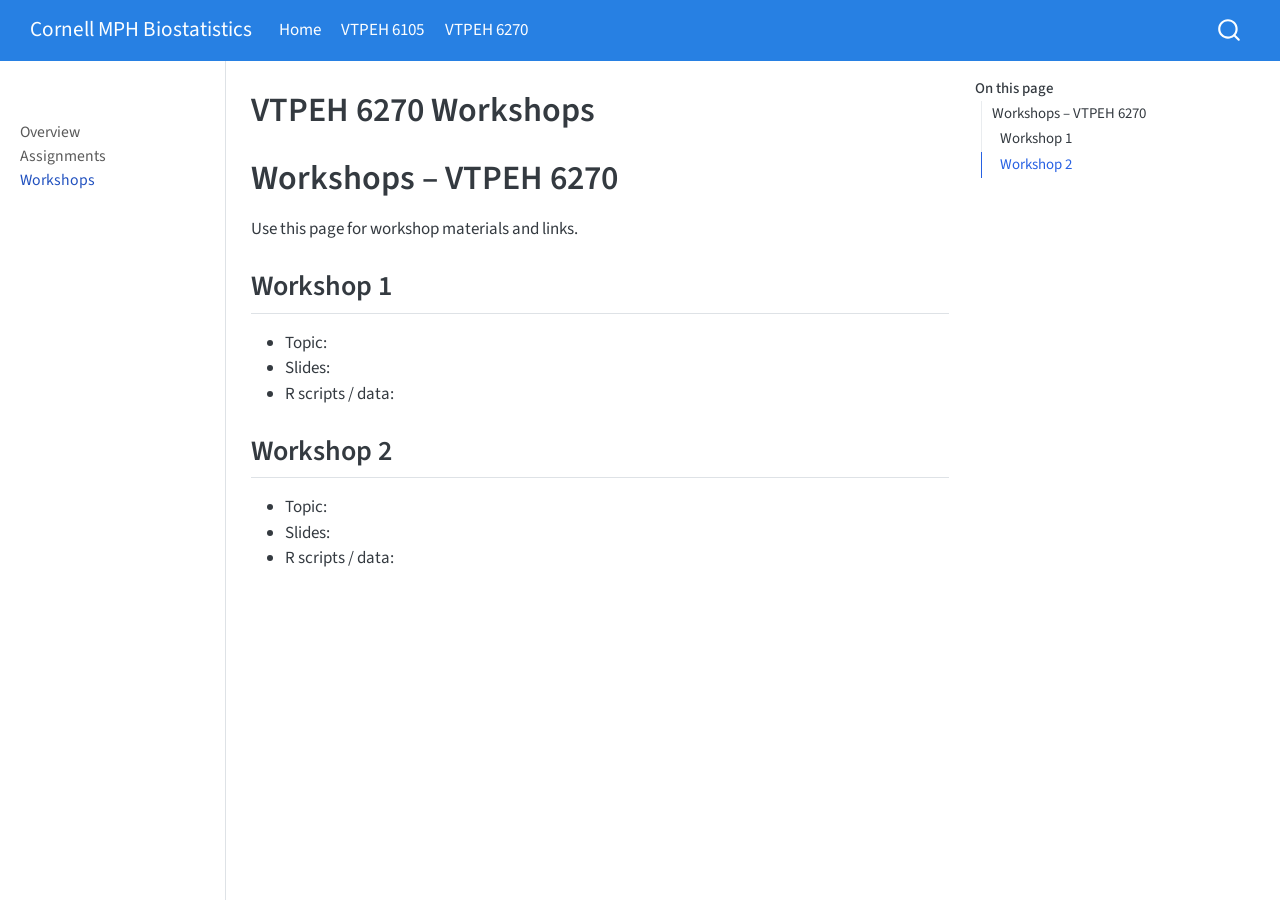
<file: docs/6270/6270/6270/workshops.html>
<!DOCTYPE html>
<html xmlns="http://www.w3.org/1999/xhtml" lang="en" xml:lang="en"><head>

<meta charset="utf-8">
<meta name="generator" content="quarto-1.9.29">

<meta name="viewport" content="width=device-width, initial-scale=1.0, user-scalable=yes">


<title>VTPEH 6270 Workshops – Cornell MPH Biostatistics</title>
<style>
/* Default styles provided by pandoc.
** See https://pandoc.org/MANUAL.html#variables-for-html for config info.
*/
code{white-space: pre-wrap;}
span.smallcaps{font-variant: small-caps;}
div.columns{display: flex; gap: min(4vw, 1.5em);}
div.column{flex: auto; overflow-x: auto;}
div.hanging-indent{margin-left: 1.5em; text-indent: -1.5em;}
ul.task-list{list-style: none;}
ul.task-list li input[type="checkbox"] {
  width: 0.8em;
  margin: 0 0.8em 0.2em -1em; /* quarto-specific, see https://github.com/quarto-dev/quarto-cli/issues/4556 */ 
  vertical-align: middle;
}
</style>


<script src="../../../site_libs/quarto-nav/quarto-nav.js"></script>
<script src="../../../site_libs/quarto-nav/headroom.min.js"></script>
<script src="../../../site_libs/clipboard/clipboard.min.js"></script>
<script src="../../../site_libs/quarto-search/autocomplete.umd.js"></script>
<script src="../../../site_libs/quarto-search/fuse.min.js"></script>
<script src="../../../site_libs/quarto-search/quarto-search.js"></script>
<meta name="quarto:offset" content="../../../">
<script src="../../../site_libs/quarto-html/quarto.js" type="module"></script>
<script src="../../../site_libs/quarto-html/tabsets/tabsets.js" type="module"></script>
<script src="../../../site_libs/quarto-html/popper.min.js"></script>
<script src="../../../site_libs/quarto-html/tippy.umd.min.js"></script>
<script src="../../../site_libs/quarto-html/anchor.min.js"></script>
<link href="../../../site_libs/quarto-html/tippy.css" rel="stylesheet">
<link href="../../../site_libs/quarto-html/quarto-syntax-highlighting-dfa48a90d809c806c7ea2d5aecd9fc66.css" rel="stylesheet" id="quarto-text-highlighting-styles">
<script src="../../../site_libs/bootstrap/bootstrap.min.js"></script>
<link href="../../../site_libs/bootstrap/bootstrap-icons.css" rel="stylesheet">
<link href="../../../site_libs/bootstrap/bootstrap-710bfd4a0cf9076b3fa95aae01494231.min.css" rel="stylesheet" append-hash="true" id="quarto-bootstrap" data-mode="light">
<script id="quarto-search-options" type="application/json">{
  "location": "navbar",
  "copy-button": false,
  "collapse-after": 3,
  "panel-placement": "end",
  "type": "overlay",
  "limit": 50,
  "keyboard-shortcut": [
    "f",
    "/",
    "s"
  ],
  "show-item-context": false,
  "language": {
    "search-no-results-text": "No results",
    "search-matching-documents-text": "matching documents",
    "search-copy-link-title": "Copy link to search",
    "search-hide-matches-text": "Hide additional matches",
    "search-more-match-text": "more match in this document",
    "search-more-matches-text": "more matches in this document",
    "search-clear-button-title": "Clear",
    "search-text-placeholder": "",
    "search-detached-cancel-button-title": "Cancel",
    "search-submit-button-title": "Submit",
    "search-label": "Search"
  }
}</script>


<link rel="stylesheet" href="../../../styles.css">
</head>

<body class="nav-sidebar docked nav-fixed quarto-light">

<div id="quarto-search-results"></div>
  <header id="quarto-header" class="headroom fixed-top">
    <nav class="navbar navbar-expand-lg " data-bs-theme="dark">
      <div class="navbar-container container-fluid">
      <div class="navbar-brand-container mx-auto">
    <a class="navbar-brand" href="../../../index.html">
    <span class="navbar-title">Cornell MPH Biostatistics</span>
    </a>
  </div>
            <div id="quarto-search" class="" title="Search"></div>
          <button class="navbar-toggler" type="button" data-bs-toggle="collapse" data-bs-target="#navbarCollapse" aria-controls="navbarCollapse" role="menu" aria-expanded="false" aria-label="Toggle navigation" onclick="if (window.quartoToggleHeadroom) { window.quartoToggleHeadroom(); }">
  <span class="navbar-toggler-icon"></span>
</button>
          <div class="collapse navbar-collapse" id="navbarCollapse">
            <ul class="navbar-nav navbar-nav-scroll me-auto">
  <li class="nav-item">
    <a class="nav-link" href="../../../index.html"> 
<span class="menu-text">Home</span></a>
  </li>  
  <li class="nav-item">
    <a class="nav-link" href="../../../6105/index.html"> 
<span class="menu-text">VTPEH 6105</span></a>
  </li>  
  <li class="nav-item">
    <a class="nav-link active" href="../../../6270/6270/index.html" aria-current="page"> 
<span class="menu-text">VTPEH 6270</span></a>
  </li>  
</ul>
          </div> <!-- /navcollapse -->
            <div class="quarto-navbar-tools">
</div>
      </div> <!-- /container-fluid -->
    </nav>
  <nav class="quarto-secondary-nav">
    <div class="container-fluid d-flex">
      <button type="button" class="quarto-btn-toggle btn" data-bs-toggle="collapse" role="button" data-bs-target=".quarto-sidebar-collapse-item" aria-controls="quarto-sidebar" aria-expanded="false" aria-label="Toggle sidebar navigation" onclick="if (window.quartoToggleHeadroom) { window.quartoToggleHeadroom(); }">
        <i class="bi bi-layout-text-sidebar-reverse"></i>
      </button>
        <nav class="quarto-page-breadcrumbs" aria-label="breadcrumb"><ol class="breadcrumb"><li class="breadcrumb-item"><a href="../../../6270/6270/6270/workshops.html">Workshops</a></li></ol></nav>
        <a class="flex-grow-1" role="navigation" data-bs-toggle="collapse" data-bs-target=".quarto-sidebar-collapse-item" aria-controls="quarto-sidebar" aria-expanded="false" aria-label="Toggle sidebar navigation" onclick="if (window.quartoToggleHeadroom) { window.quartoToggleHeadroom(); }">      
        </a>
      <button type="button" class="btn quarto-search-button" aria-label="Search" onclick="window.quartoOpenSearch();">
        <i class="bi bi-search"></i>
      </button>
    </div>
  </nav>
</header>
<!-- content -->
<div id="quarto-content" class="quarto-container page-columns page-rows-contents page-layout-article page-navbar">
<!-- sidebar -->
  <nav id="quarto-sidebar" class="sidebar collapse collapse-horizontal quarto-sidebar-collapse-item sidebar-navigation docked overflow-auto">
        <div class="mt-2 flex-shrink-0 align-items-center">
        <div class="sidebar-search">
        <div id="quarto-search" class="" title="Search"></div>
        </div>
        </div>
    <div class="sidebar-menu-container"> 
    <ul class="list-unstyled mt-1">
        <li class="sidebar-item">
  <div class="sidebar-item-container"> 
  <a href="../../../6270/6270/index.html" class="sidebar-item-text sidebar-link">
 <span class="menu-text">Overview</span></a>
  </div>
</li>
        <li class="sidebar-item">
  <div class="sidebar-item-container"> 
  <a href="../../../6270/6270/6270/assignments.html" class="sidebar-item-text sidebar-link">
 <span class="menu-text">Assignments</span></a>
  </div>
</li>
        <li class="sidebar-item">
  <div class="sidebar-item-container"> 
  <a href="../../../6270/6270/6270/workshops.html" class="sidebar-item-text sidebar-link active">
 <span class="menu-text">Workshops</span></a>
  </div>
</li>
    </ul>
    </div>
</nav>
<div id="quarto-sidebar-glass" class="quarto-sidebar-collapse-item" data-bs-toggle="collapse" data-bs-target=".quarto-sidebar-collapse-item"></div>
<!-- margin-sidebar -->
    <div id="quarto-margin-sidebar" class="sidebar margin-sidebar">
        <nav id="TOC" role="doc-toc" class="toc-active">
    <h2 id="toc-title">On this page</h2>
   
  <ul>
  <li><a href="#workshops-vtpeh-6270" id="toc-workshops-vtpeh-6270" class="nav-link active" data-scroll-target="#workshops-vtpeh-6270">Workshops – VTPEH 6270</a>
  <ul class="collapse">
  <li><a href="#workshop-1" id="toc-workshop-1" class="nav-link" data-scroll-target="#workshop-1">Workshop 1</a></li>
  <li><a href="#workshop-2" id="toc-workshop-2" class="nav-link" data-scroll-target="#workshop-2">Workshop 2</a></li>
  </ul></li>
  </ul>
</nav>
    </div>
<!-- main -->
<main class="content" id="quarto-document-content">

<header id="title-block-header" class="quarto-title-block default">
<div class="quarto-title">
<h1 class="title">VTPEH 6270 Workshops</h1>
</div>



<div class="quarto-title-meta">

    
  
    
  </div>
  


</header>


<section id="workshops-vtpeh-6270" class="level1">
<h1>Workshops – VTPEH 6270</h1>
<p>Use this page for workshop materials and links.</p>
<section id="workshop-1" class="level2">
<h2 class="anchored" data-anchor-id="workshop-1">Workshop 1</h2>
<ul>
<li>Topic:</li>
<li>Slides:</li>
<li>R scripts / data:</li>
</ul>
</section>
<section id="workshop-2" class="level2">
<h2 class="anchored" data-anchor-id="workshop-2">Workshop 2</h2>
<ul>
<li>Topic:</li>
<li>Slides:</li>
<li>R scripts / data:</li>
</ul>


</section>
</section>

</main> <!-- /main -->
<script id="quarto-html-after-body" type="application/javascript">
  window.document.addEventListener("DOMContentLoaded", function (event) {
    const icon = "";
    const anchorJS = new window.AnchorJS();
    anchorJS.options = {
      placement: 'right',
      icon: icon
    };
    anchorJS.add('.anchored');
    const isCodeAnnotation = (el) => {
      for (const clz of el.classList) {
        if (clz.startsWith('code-annotation-')) {                     
          return true;
        }
      }
      return false;
    }
    const onCopySuccess = function(e) {
      // button target
      const button = e.trigger;
      // don't keep focus
      button.blur();
      // flash "checked"
      button.classList.add('code-copy-button-checked');
      var currentTitle = button.getAttribute("title");
      button.setAttribute("title", "Copied!");
      let tooltip;
      if (window.bootstrap) {
        button.setAttribute("data-bs-toggle", "tooltip");
        button.setAttribute("data-bs-placement", "left");
        button.setAttribute("data-bs-title", "Copied!");
        tooltip = new bootstrap.Tooltip(button, 
          { trigger: "manual", 
            customClass: "code-copy-button-tooltip",
            offset: [0, -8]});
        tooltip.show();    
      }
      setTimeout(function() {
        if (tooltip) {
          tooltip.hide();
          button.removeAttribute("data-bs-title");
          button.removeAttribute("data-bs-toggle");
          button.removeAttribute("data-bs-placement");
        }
        button.setAttribute("title", currentTitle);
        button.classList.remove('code-copy-button-checked');
      }, 1000);
      // clear code selection
      e.clearSelection();
    }
    const getTextToCopy = function(trigger) {
      const outerScaffold = trigger.parentElement.cloneNode(true);
      const codeEl = outerScaffold.querySelector('code');
      for (const childEl of codeEl.children) {
        if (isCodeAnnotation(childEl)) {
          childEl.remove();
        }
      }
      return codeEl.innerText;
    }
    const clipboard = new window.ClipboardJS('.code-copy-button:not([data-in-quarto-modal])', {
      text: getTextToCopy
    });
    clipboard.on('success', onCopySuccess);
    if (window.document.getElementById('quarto-embedded-source-code-modal')) {
      const clipboardModal = new window.ClipboardJS('.code-copy-button[data-in-quarto-modal]', {
        text: getTextToCopy,
        container: window.document.getElementById('quarto-embedded-source-code-modal')
      });
      clipboardModal.on('success', onCopySuccess);
    }
      var localhostRegex = new RegExp(/^(?:http|https):\/\/localhost\:?[0-9]*\//);
      var mailtoRegex = new RegExp(/^mailto:/);
        var filterRegex = new RegExp('/' + window.location.host + '/');
      var isInternal = (href) => {
          return filterRegex.test(href) || localhostRegex.test(href) || mailtoRegex.test(href);
      }
      // Inspect non-navigation links and adorn them if external
     var links = window.document.querySelectorAll('a[href]:not(.nav-link):not(.navbar-brand):not(.toc-action):not(.sidebar-link):not(.sidebar-item-toggle):not(.pagination-link):not(.no-external):not([aria-hidden]):not(.dropdown-item):not(.quarto-navigation-tool):not(.about-link)');
      for (var i=0; i<links.length; i++) {
        const link = links[i];
        if (!isInternal(link.href)) {
          // undo the damage that might have been done by quarto-nav.js in the case of
          // links that we want to consider external
          if (link.dataset.originalHref !== undefined) {
            link.href = link.dataset.originalHref;
          }
            // target, if specified
            link.setAttribute("target", "_blank");
            if (link.getAttribute("rel") === null) {
              link.setAttribute("rel", "noopener");
            }
        }
      }
    function tippyHover(el, contentFn, onTriggerFn, onUntriggerFn) {
      const config = {
        allowHTML: true,
        maxWidth: 500,
        delay: 100,
        arrow: false,
        appendTo: function(el) {
            return el.parentElement;
        },
        interactive: true,
        interactiveBorder: 10,
        theme: 'quarto',
        placement: 'bottom-start',
      };
      if (contentFn) {
        config.content = contentFn;
      }
      if (onTriggerFn) {
        config.onTrigger = onTriggerFn;
      }
      if (onUntriggerFn) {
        config.onUntrigger = onUntriggerFn;
      }
      window.tippy(el, config); 
    }
    const noterefs = window.document.querySelectorAll('a[role="doc-noteref"]');
    for (var i=0; i<noterefs.length; i++) {
      const ref = noterefs[i];
      tippyHover(ref, function() {
        // use id or data attribute instead here
        let href = ref.getAttribute('data-footnote-href') || ref.getAttribute('href');
        try { href = new URL(href).hash; } catch {}
        const id = href.replace(/^#\/?/, "");
        const note = window.document.getElementById(id);
        if (note) {
          return note.innerHTML;
        } else {
          return "";
        }
      });
    }
    const xrefs = window.document.querySelectorAll('a.quarto-xref');
    const processXRef = (id, note) => {
      // Strip column container classes
      const stripColumnClz = (el) => {
        el.classList.remove("page-full", "page-columns");
        if (el.children) {
          for (const child of el.children) {
            stripColumnClz(child);
          }
        }
      }
      stripColumnClz(note)
      if (id === null || id.startsWith('sec-')) {
        // Special case sections, only their first couple elements
        const container = document.createElement("div");
        if (note.children && note.children.length > 2) {
          container.appendChild(note.children[0].cloneNode(true));
          for (let i = 1; i < note.children.length; i++) {
            const child = note.children[i];
            if (child.tagName === "P" && child.innerText === "") {
              continue;
            } else {
              container.appendChild(child.cloneNode(true));
              break;
            }
          }
          if (window.Quarto?.typesetMath) {
            window.Quarto.typesetMath(container);
          }
          return container.innerHTML
        } else {
          if (window.Quarto?.typesetMath) {
            window.Quarto.typesetMath(note);
          }
          return note.innerHTML;
        }
      } else {
        // Remove any anchor links if they are present
        const anchorLink = note.querySelector('a.anchorjs-link');
        if (anchorLink) {
          anchorLink.remove();
        }
        if (window.Quarto?.typesetMath) {
          window.Quarto.typesetMath(note);
        }
        if (note.classList.contains("callout")) {
          return note.outerHTML;
        } else {
          return note.innerHTML;
        }
      }
    }
    for (var i=0; i<xrefs.length; i++) {
      const xref = xrefs[i];
      tippyHover(xref, undefined, function(instance) {
        instance.disable();
        let url = xref.getAttribute('href');
        let hash = undefined; 
        if (url.startsWith('#')) {
          hash = url;
        } else {
          try { hash = new URL(url).hash; } catch {}
        }
        if (hash) {
          const id = hash.replace(/^#\/?/, "");
          const note = window.document.getElementById(id);
          if (note !== null) {
            try {
              const html = processXRef(id, note.cloneNode(true));
              instance.setContent(html);
            } finally {
              instance.enable();
              instance.show();
            }
          } else {
            // See if we can fetch this
            fetch(url.split('#')[0])
            .then(res => res.text())
            .then(html => {
              const parser = new DOMParser();
              const htmlDoc = parser.parseFromString(html, "text/html");
              const note = htmlDoc.getElementById(id);
              if (note !== null) {
                const html = processXRef(id, note);
                instance.setContent(html);
              } 
            }).finally(() => {
              instance.enable();
              instance.show();
            });
          }
        } else {
          // See if we can fetch a full url (with no hash to target)
          // This is a special case and we should probably do some content thinning / targeting
          fetch(url)
          .then(res => res.text())
          .then(html => {
            const parser = new DOMParser();
            const htmlDoc = parser.parseFromString(html, "text/html");
            const note = htmlDoc.querySelector('main.content');
            if (note !== null) {
              // This should only happen for chapter cross references
              // (since there is no id in the URL)
              // remove the first header
              if (note.children.length > 0 && note.children[0].tagName === "HEADER") {
                note.children[0].remove();
              }
              const html = processXRef(null, note);
              instance.setContent(html);
            } 
          }).finally(() => {
            instance.enable();
            instance.show();
          });
        }
      }, function(instance) {
      });
    }
        let selectedAnnoteEl;
        const selectorForAnnotation = ( cell, annotation) => {
          let cellAttr = 'data-code-cell="' + cell + '"';
          let lineAttr = 'data-code-annotation="' +  annotation + '"';
          const selector = 'span[' + cellAttr + '][' + lineAttr + ']';
          return selector;
        }
        const selectCodeLines = (annoteEl) => {
          const doc = window.document;
          const targetCell = annoteEl.getAttribute("data-target-cell");
          const targetAnnotation = annoteEl.getAttribute("data-target-annotation");
          const annoteSpan = window.document.querySelector(selectorForAnnotation(targetCell, targetAnnotation));
          const lines = annoteSpan.getAttribute("data-code-lines").split(",");
          const lineIds = lines.map((line) => {
            return targetCell + "-" + line;
          })
          let top = null;
          let height = null;
          let parent = null;
          if (lineIds.length > 0) {
              //compute the position of the single el (top and bottom and make a div)
              const el = window.document.getElementById(lineIds[0]);
              top = el.offsetTop;
              height = el.offsetHeight;
              parent = el.parentElement.parentElement;
            if (lineIds.length > 1) {
              const lastEl = window.document.getElementById(lineIds[lineIds.length - 1]);
              const bottom = lastEl.offsetTop + lastEl.offsetHeight;
              height = bottom - top;
            }
            if (top !== null && height !== null && parent !== null) {
              // cook up a div (if necessary) and position it 
              let div = window.document.getElementById("code-annotation-line-highlight");
              if (div === null) {
                div = window.document.createElement("div");
                div.setAttribute("id", "code-annotation-line-highlight");
                div.style.position = 'absolute';
                parent.appendChild(div);
              }
              div.style.top = top - 2 + "px";
              div.style.height = height + 4 + "px";
              div.style.left = 0;
              let gutterDiv = window.document.getElementById("code-annotation-line-highlight-gutter");
              if (gutterDiv === null) {
                gutterDiv = window.document.createElement("div");
                gutterDiv.setAttribute("id", "code-annotation-line-highlight-gutter");
                gutterDiv.style.position = 'absolute';
                const codeCell = window.document.getElementById(targetCell);
                const gutter = codeCell.querySelector('.code-annotation-gutter');
                gutter.appendChild(gutterDiv);
              }
              gutterDiv.style.top = top - 2 + "px";
              gutterDiv.style.height = height + 4 + "px";
            }
            selectedAnnoteEl = annoteEl;
          }
        };
        const unselectCodeLines = () => {
          const elementsIds = ["code-annotation-line-highlight", "code-annotation-line-highlight-gutter"];
          elementsIds.forEach((elId) => {
            const div = window.document.getElementById(elId);
            if (div) {
              div.remove();
            }
          });
          selectedAnnoteEl = undefined;
        };
          // Handle positioning of the toggle
      window.addEventListener(
        "resize",
        throttle(() => {
          elRect = undefined;
          if (selectedAnnoteEl) {
            selectCodeLines(selectedAnnoteEl);
          }
        }, 10)
      );
      function throttle(fn, ms) {
      let throttle = false;
      let timer;
        return (...args) => {
          if(!throttle) { // first call gets through
              fn.apply(this, args);
              throttle = true;
          } else { // all the others get throttled
              if(timer) clearTimeout(timer); // cancel #2
              timer = setTimeout(() => {
                fn.apply(this, args);
                timer = throttle = false;
              }, ms);
          }
        };
      }
        // Attach click handler to the DT
        const annoteDls = window.document.querySelectorAll('dt[data-target-cell]');
        for (const annoteDlNode of annoteDls) {
          annoteDlNode.addEventListener('click', (event) => {
            const clickedEl = event.target;
            if (clickedEl !== selectedAnnoteEl) {
              unselectCodeLines();
              const activeEl = window.document.querySelector('dt[data-target-cell].code-annotation-active');
              if (activeEl) {
                activeEl.classList.remove('code-annotation-active');
              }
              selectCodeLines(clickedEl);
              clickedEl.classList.add('code-annotation-active');
            } else {
              // Unselect the line
              unselectCodeLines();
              clickedEl.classList.remove('code-annotation-active');
            }
          });
        }
    const findCites = (el) => {
      const parentEl = el.parentElement;
      if (parentEl) {
        const cites = parentEl.dataset.cites;
        if (cites) {
          return {
            el,
            cites: cites.split(' ')
          };
        } else {
          return findCites(el.parentElement)
        }
      } else {
        return undefined;
      }
    };
    var bibliorefs = window.document.querySelectorAll('a[role="doc-biblioref"]');
    for (var i=0; i<bibliorefs.length; i++) {
      const ref = bibliorefs[i];
      const citeInfo = findCites(ref);
      if (citeInfo) {
        tippyHover(citeInfo.el, function() {
          var popup = window.document.createElement('div');
          citeInfo.cites.forEach(function(cite) {
            var citeDiv = window.document.createElement('div');
            citeDiv.classList.add('hanging-indent');
            citeDiv.classList.add('csl-entry');
            var biblioDiv = window.document.getElementById('ref-' + cite);
            if (biblioDiv) {
              citeDiv.innerHTML = biblioDiv.innerHTML;
            }
            popup.appendChild(citeDiv);
          });
          return popup.innerHTML;
        });
      }
    }
  });
  </script>
</div> <!-- /content -->




</body></html>
</file>
<file: docs/site_libs/quarto-html/tippy.css>
.tippy-box[data-animation=fade][data-state=hidden]{opacity:0}[data-tippy-root]{max-width:calc(100vw - 10px)}.tippy-box{position:relative;background-color:#333;color:#fff;border-radius:4px;font-size:14px;line-height:1.4;white-space:normal;outline:0;transition-property:transform,visibility,opacity}.tippy-box[data-placement^=top]>.tippy-arrow{bottom:0}.tippy-box[data-placement^=top]>.tippy-arrow:before{bottom:-7px;left:0;border-width:8px 8px 0;border-top-color:initial;transform-origin:center top}.tippy-box[data-placement^=bottom]>.tippy-arrow{top:0}.tippy-box[data-placement^=bottom]>.tippy-arrow:before{top:-7px;left:0;border-width:0 8px 8px;border-bottom-color:initial;transform-origin:center bottom}.tippy-box[data-placement^=left]>.tippy-arrow{right:0}.tippy-box[data-placement^=left]>.tippy-arrow:before{border-width:8px 0 8px 8px;border-left-color:initial;right:-7px;transform-origin:center left}.tippy-box[data-placement^=right]>.tippy-arrow{left:0}.tippy-box[data-placement^=right]>.tippy-arrow:before{left:-7px;border-width:8px 8px 8px 0;border-right-color:initial;transform-origin:center right}.tippy-box[data-inertia][data-state=visible]{transition-timing-function:cubic-bezier(.54,1.5,.38,1.11)}.tippy-arrow{width:16px;height:16px;color:#333}.tippy-arrow:before{content:"";position:absolute;border-color:transparent;border-style:solid}.tippy-content{position:relative;padding:5px 9px;z-index:1}
</file>
<file: docs/site_libs/quarto-html/quarto-syntax-highlighting-dfa48a90d809c806c7ea2d5aecd9fc66.css>
/* quarto syntax highlight colors */
:root {
  --quarto-hl-ot-color: #003B4F;
  --quarto-hl-at-color: #657422;
  --quarto-hl-ss-color: #20794D;
  --quarto-hl-an-color: #5E5E5E;
  --quarto-hl-fu-color: #4758AB;
  --quarto-hl-st-color: #20794D;
  --quarto-hl-cf-color: #003B4F;
  --quarto-hl-op-color: #5E5E5E;
  --quarto-hl-er-color: #AD0000;
  --quarto-hl-bn-color: #AD0000;
  --quarto-hl-al-color: #AD0000;
  --quarto-hl-va-color: #111111;
  --quarto-hl-bu-color: inherit;
  --quarto-hl-ex-color: inherit;
  --quarto-hl-pp-color: #AD0000;
  --quarto-hl-in-color: #5E5E5E;
  --quarto-hl-vs-color: #20794D;
  --quarto-hl-wa-color: #5E5E5E;
  --quarto-hl-do-color: #5E5E5E;
  --quarto-hl-im-color: #00769E;
  --quarto-hl-ch-color: #20794D;
  --quarto-hl-dt-color: #AD0000;
  --quarto-hl-fl-color: #AD0000;
  --quarto-hl-co-color: #5E5E5E;
  --quarto-hl-cv-color: #5E5E5E;
  --quarto-hl-cn-color: #8f5902;
  --quarto-hl-sc-color: #5E5E5E;
  --quarto-hl-dv-color: #AD0000;
  --quarto-hl-kw-color: #003B4F;
}

/* other quarto variables */
:root {
  --quarto-font-monospace: SFMono-Regular, Menlo, Monaco, Consolas, "Liberation Mono", "Courier New", monospace;
}

/* syntax highlight based on Pandoc's rules */
pre > code.sourceCode > span {
  color: #003B4F;
}

code.sourceCode > span {
  color: #003B4F;
}

div.sourceCode,
div.sourceCode pre.sourceCode {
  color: #003B4F;
}

/* Normal */
code span {
  color: #003B4F;
}

/* Alert */
code span.al {
  color: #AD0000;
  font-style: inherit;
}

/* Annotation */
code span.an {
  color: #5E5E5E;
  font-style: inherit;
}

/* Attribute */
code span.at {
  color: #657422;
  font-style: inherit;
}

/* BaseN */
code span.bn {
  color: #AD0000;
  font-style: inherit;
}

/* BuiltIn */
code span.bu {
  font-style: inherit;
}

/* ControlFlow */
code span.cf {
  color: #003B4F;
  font-weight: bold;
  font-style: inherit;
}

/* Char */
code span.ch {
  color: #20794D;
  font-style: inherit;
}

/* Constant */
code span.cn {
  color: #8f5902;
  font-style: inherit;
}

/* Comment */
code span.co {
  color: #5E5E5E;
  font-style: inherit;
}

/* CommentVar */
code span.cv {
  color: #5E5E5E;
  font-style: italic;
}

/* Documentation */
code span.do {
  color: #5E5E5E;
  font-style: italic;
}

/* DataType */
code span.dt {
  color: #AD0000;
  font-style: inherit;
}

/* DecVal */
code span.dv {
  color: #AD0000;
  font-style: inherit;
}

/* Error */
code span.er {
  color: #AD0000;
  font-style: inherit;
}

/* Extension */
code span.ex {
  font-style: inherit;
}

/* Float */
code span.fl {
  color: #AD0000;
  font-style: inherit;
}

/* Function */
code span.fu {
  color: #4758AB;
  font-style: inherit;
}

/* Import */
code span.im {
  color: #00769E;
  font-style: inherit;
}

/* Information */
code span.in {
  color: #5E5E5E;
  font-style: inherit;
}

/* Keyword */
code span.kw {
  color: #003B4F;
  font-weight: bold;
  font-style: inherit;
}

/* Operator */
code span.op {
  color: #5E5E5E;
  font-style: inherit;
}

/* Other */
code span.ot {
  color: #003B4F;
  font-style: inherit;
}

/* Preprocessor */
code span.pp {
  color: #AD0000;
  font-style: inherit;
}

/* SpecialChar */
code span.sc {
  color: #5E5E5E;
  font-style: inherit;
}

/* SpecialString */
code span.ss {
  color: #20794D;
  font-style: inherit;
}

/* String */
code span.st {
  color: #20794D;
  font-style: inherit;
}

/* Variable */
code span.va {
  color: #111111;
  font-style: inherit;
}

/* VerbatimString */
code span.vs {
  color: #20794D;
  font-style: inherit;
}

/* Warning */
code span.wa {
  color: #5E5E5E;
  font-style: italic;
}

.prevent-inlining {
  content: "</";
}

/*# sourceMappingURL=916b8b1f574d6be81b69014f6125e791.css.map */
</file>
<file: docs/styles.css>
/* Make the main content a bit wider */
.page-columns {
  max-width: 1200px;
}

/* Slightly bigger headings */
h1, h2 {
  margin-top: 1.6rem;
}

/* Make tables span full width */
table {
  width: 100%;
  border-collapse: collapse;
}

th, td {
  padding: 0.4rem 0.6rem;
  border-bottom: 1px solid #ddd;
}
</file>
